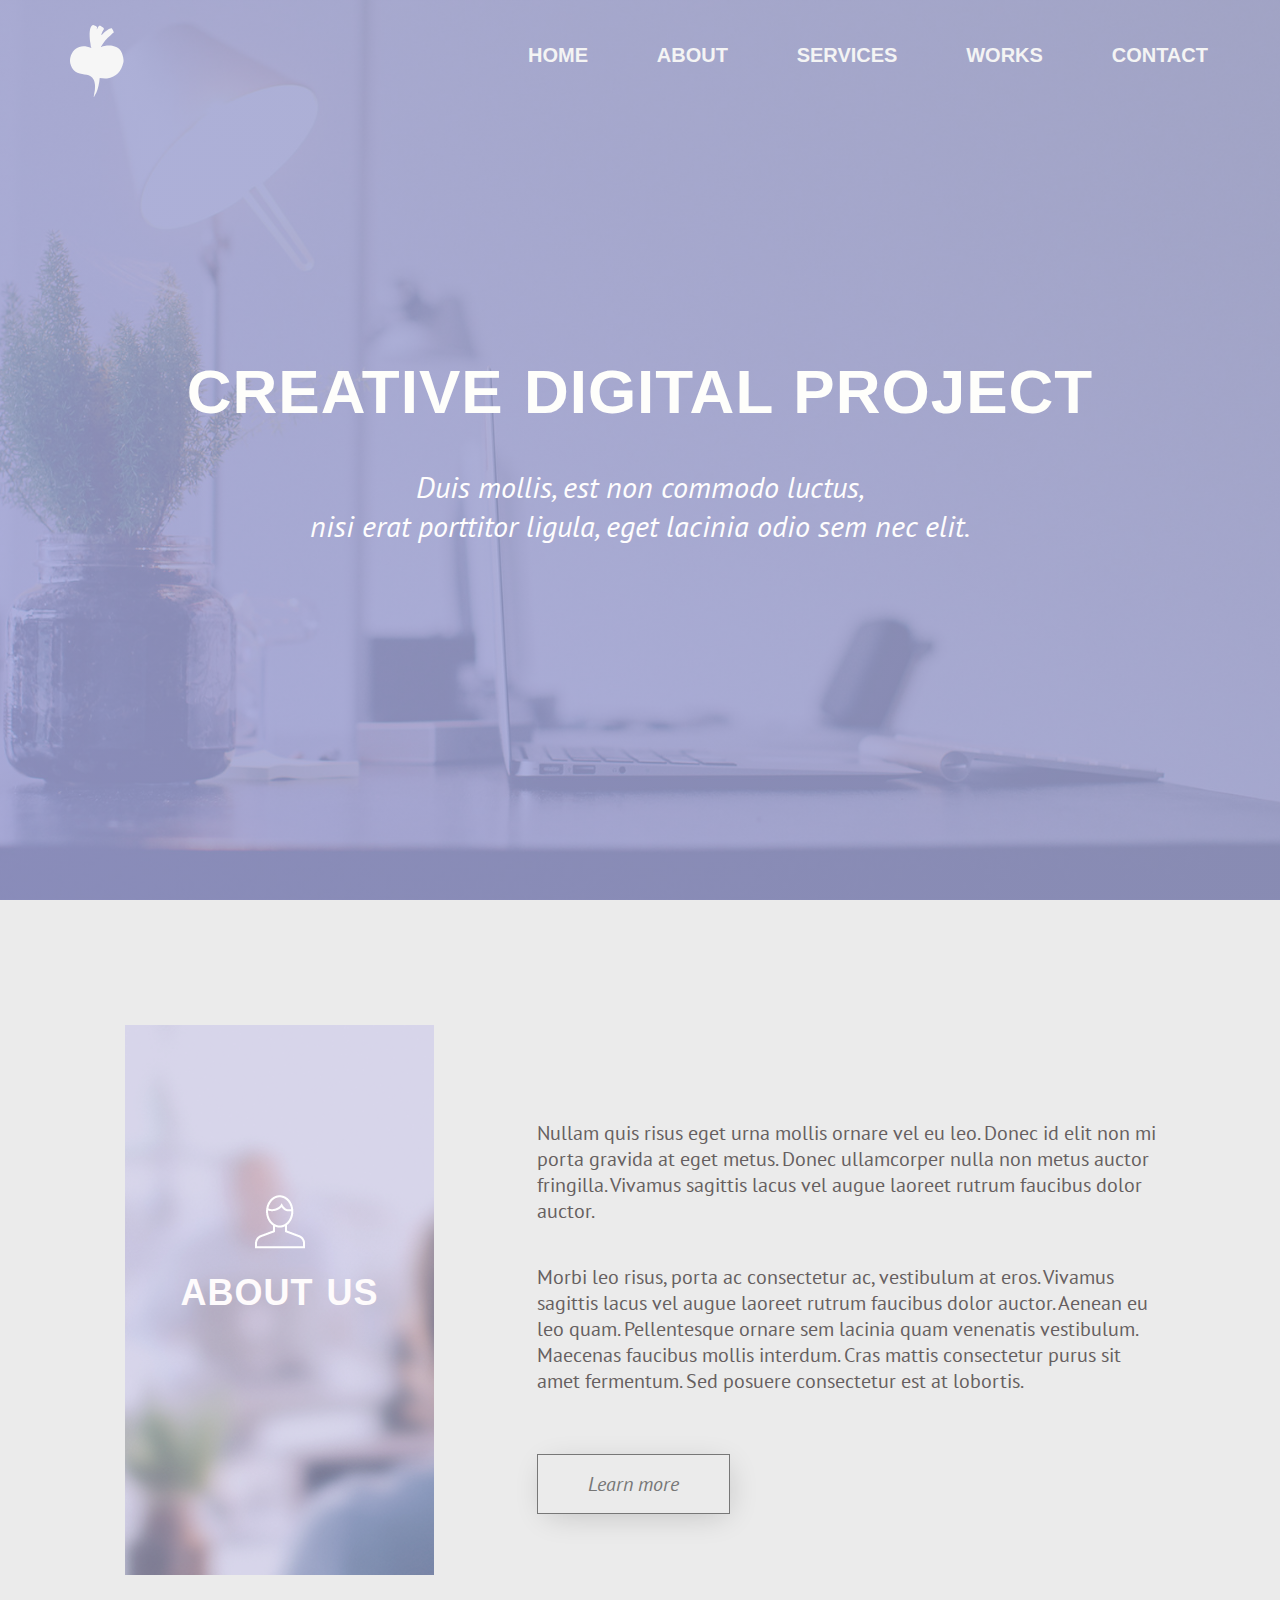
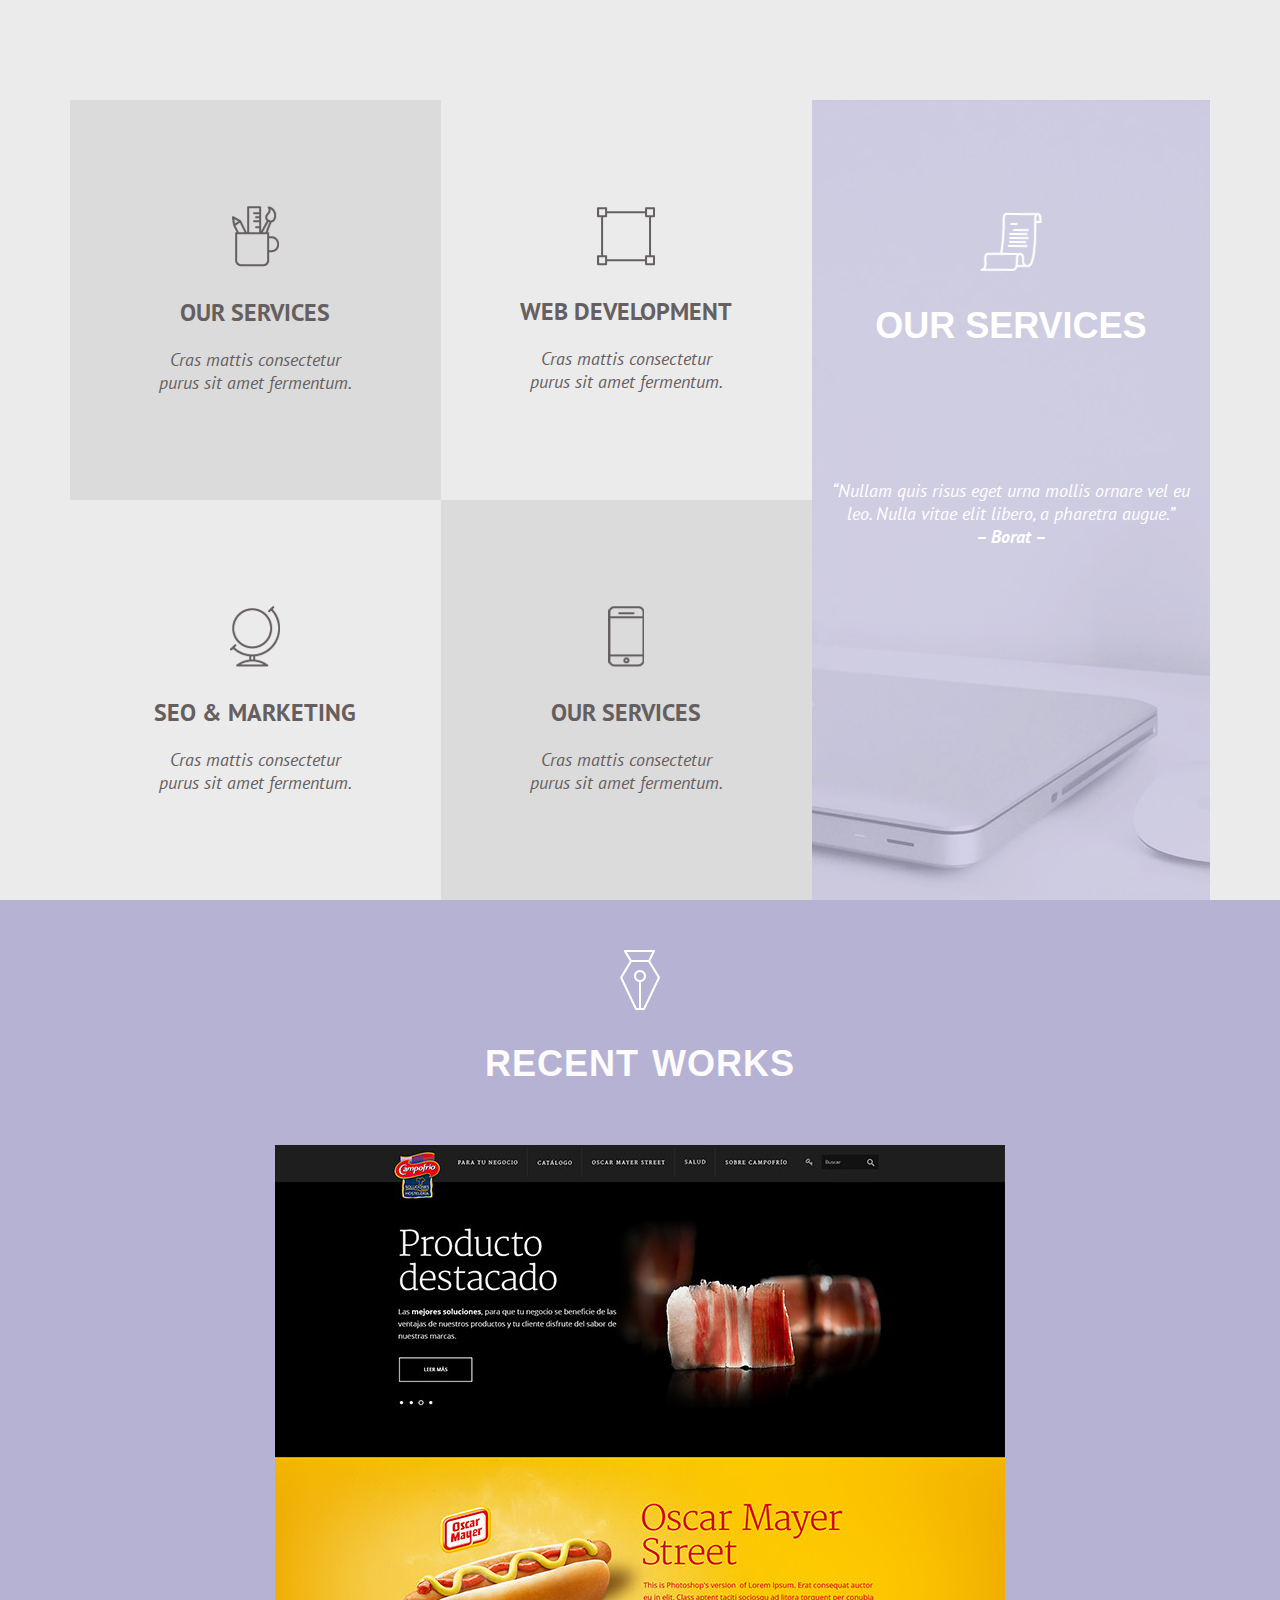
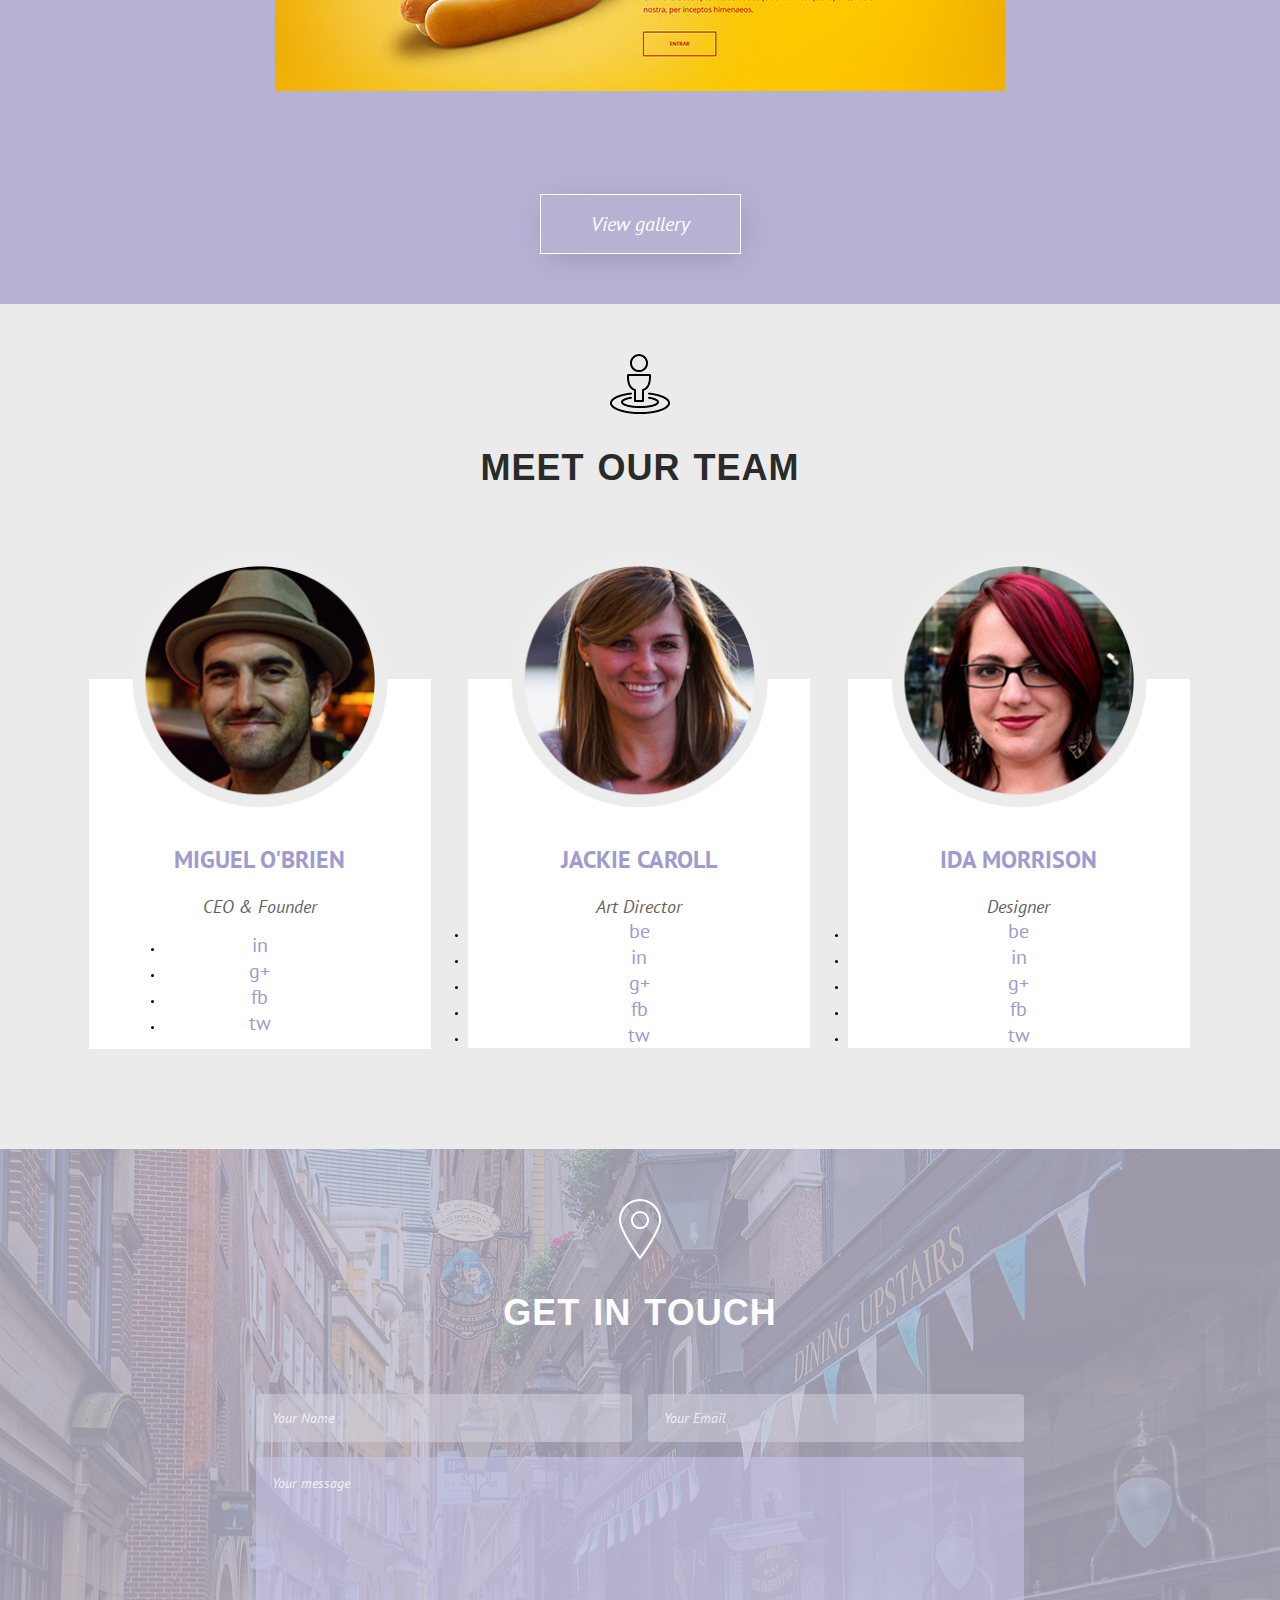
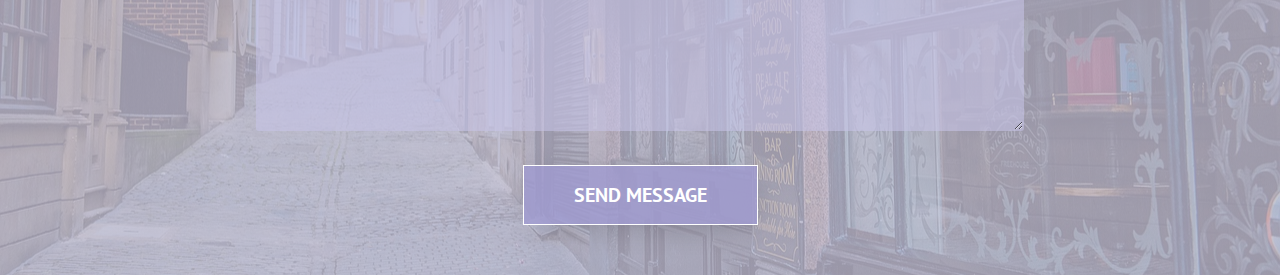
<file: 09_creative-decision/index.html>
<!DOCTYPE html>
<html lang="en">
<head>
	<meta charset="UTF-8">
	<link href="https://fonts.googleapis.com/css?family=PT+Sans:400,400i" rel="stylesheet">
	<link rel="stylesheet" type="text/css" href="css/main.css">
	<title>Creative Solution</title>
</head>
<body>
	<div class="main-content">
		<header class="header">
			<div class="container">
				<div class="header-wrap">
					<div class="header__left">
						<img src="img/logo.svg">	
					</div>
					<div class="header__right">
						<nav class="header-nav">
							<ul class="header__list">
								<li class="header__item"><a href="" class="header__link">Home</a></li>
								<li class="header__item"><a href="" class="header__link">About</a></li>
								<li class="header__item"><a href="" class="header__link">Services</a></li>
								<li class="header__item"><a href="" class="header__link">Works</a></li>
								<li class="header__item"><a href="" class="header__link">Contact</a></li>
							</ul>
						</nav>
					</div>
				</div>
			<div class="header__text-box">
				<h1 class="heading-primary">Creative digital project</h1>
				<p class="ph-primary"><span class="ph-primary--span">Duis mollis, est non commodo luctus,</span>
 nisi erat porttitor ligula, eget lacinia odio sem nec elit.
				</p>
		</div>
			</div>
		</header>
		<section class="section-about">
			<div class="container">
				<div class="about">
					<div class="about__left">
						<div class="about__img">
							<img src="img/about-logo.png" class="about__logo">
							<h2 class="heading-secondary">About us</h2>
						</div>
					</div>
					<div class="about__right">
						<div class="about__text">
							<p class="ph-about">Nullam quis risus eget urna mollis ornare vel eu leo. Donec id elit non mi porta gravida at eget metus. Donec ullamcorper nulla non metus auctor fringilla. Vivamus sagittis lacus vel augue laoreet rutrum faucibus dolor auctor.</p>
							<p class="ph-about">Morbi leo risus, porta ac consectetur ac, vestibulum at eros. Vivamus sagittis lacus vel augue laoreet rutrum faucibus dolor auctor. Aenean eu leo quam. Pellentesque ornare sem lacinia quam venenatis vestibulum. Maecenas faucibus mollis interdum. Cras mattis consectetur purus sit amet fermentum. Sed posuere consectetur est at lobortis.</p>
						</div>
						<a href="#" class="btn btn--grey">Learn more</a>
					</div>	
				</div>
			</div>
		</section>
		<section class="section-service">
			<div class="container">
				<div class="service">
					<div class="service__left">
						<div class="service__block service__block--dark">
							<img src="img/service-icon-1.png" class="service__img">
							<h4 class="heading-quaternary">Our services</h4>
							<p class="service-ph">Cras mattis consectetur purus sit amet fermentum.
							</p>
						</div>
						<div class="service__block">
							<img src="img/service-icon-2.png" class="service__img">
							<h4 class="heading-quaternary">Web development</h4>
							<p class="service-ph">Cras mattis consectetur purus sit amet fermentum.
							</p>
						</div>
						<div class="service__block">
							<img src="img/service-icon-3.png" class="service__img">
							<h4 class="heading-quaternary">Seo &amp; Marketing</h4>
							<p class="service-ph">Cras mattis consectetur purus sit amet fermentum.
							</p>
						</div>
						<div class="service__block service__block--dark">
							<img src="img/service-icon-4.png" class="service__img">
							<h4 class="heading-quaternary">Our services</h4>
							<p class="service-ph">Cras mattis consectetur purus sit amet fermentum.
							</p>
						</div>
					</div>
					<div class="service__right">
						<div class="service__column">
							<img src="img/service-icon-5.png" class="service__img">
							<h4 class="heading-quaternary heading-quaternary--white">Our services</h4>
							<p class="service-ph service-ph--white">&ldquo;Nullam quis risus eget urna mollis ornare vel eu leo. Nulla vitae elit libero, a pharetra augue.&rdquo;<span>&ndash; Borat &ndash;</span></p>	
						</div>
					</div>	
				</div>
			</div>
		</section>

		<section class="section-slide">
			<div class="container">
				<div class="heading-box">
					<img src="img/recent.png" class="slide__img md-bottom">
					<h2 class="heading-secondary big-bottom">Recent works</h2>
				</div>
				<div class="slider-box">
					<img src="img/slide-img.jpg" class="slider-box__img">
				</div>
				<div class="slide__btn">
					<a href="#" class="btn btn--white">View gallery</a>
				</div>
			</div>
		</section>	
		
		<section class="section-team">
			<div class="container">
				<div class="heading-box">
					<img src="img/team.png" class="slide__img md-bottom">
					<h2 class="heading-secondary heading-secondary--black">Meet our team</h2>
				</div>
				<div class="row">
					<div class="col col-1-of-3">
						<div class="team-box">
							<div class="team-box__img">
								<img src="img/miguel-face.png" class="team-img">
							</div>
							<h4 class="heading-quaternary heading-quaternary--purple ">Miguel O'brien</h4>
							<p class="service-ph">CEO &amp; Founder</p>
							<ul class="team__socials socials--first">
								<li class="team__social-item"><a href="#" class="socials__link">in</a></li>
								<li class="team__social-item"><a href="#" class="socials__link">g+</a></li>
								<li class="team__social-item"><a href="#" class="socials__link">fb</a></li>
								<li class="team__social-item"><a href="#" class="socials__link">tw</a></li>
							</ul>
						</div>
					</div>
					<div class="col span-1-of-3">
						<div class="team-box">
							<div class="team-box__img">
								<img src="img/ida-face.png" class="team-img">
							</div>
							<h4 class="heading-quaternary heading-quaternary--purple ">Jackie Caroll</h4>
							<p class="service-ph">Art Director</p>
							<ul class="team__socials">
								<li class="team__social-item"><a href="#" class="socials__link">be</a></li>
								<li class="team__social-item"><a href="#" class="socials__link">in</a></li>
								<li class="team__social-item"><a href="#" class="socials__link">g+</a></li>
								<li class="team__social-item"><a href="#" class="socials__link">fb</a></li>
								<li class="team__social-item"><a href="#" class="socials__link">tw</a></li>
							</ul>
						</div>
					</div>
					<div class="col span-1-of-3">
						<div class="team-box">
							<div class="team-box__img">
								<img src="img/jackie-face.png" class="team-img">
							</div>
							<h4 class="heading-quaternary heading-quaternary--purple ">Ida Morrison</h4>
							<p class="service-ph">Designer</p>
							<ul class="team__socials">
								<li class="team__social-item"><a href="#" class="socials__link">be</a></li>
								<li class="team__social-item"><a href="#" class="socials__link">in</a></li>
								<li class="team__social-item"><a href="#" class="socials__link">g+</a></li>
								<li class="team__social-item"><a href="#" class="socials__link">fb</a></li>
								<li class="team__social-item"><a href="#" class="socials__link">tw</a></li>
							</ul>
						</div>
					</div>
				</div>
			</div>
		</section>

		<section class="section-form">
			<div class="heading-box">
				<img src="img/touch.png" class="slide__img md-bottom">
				<h2 class="heading-secondary big-bottom">Get in touch</h2>
			</div>
			<form action="#" class="contact-form">
				<div class="row">
					<div class="row">
						<div class="span-1-of-2">
							<input type="text" name="name" id="name" placeholder="Your Name" required>
						</div>
						<div class="span-1-of-2">
							<input type="email" name="email" id="email" placeholder="Your Email" required>
						</div>
					</div>
					<div class="row">
						<textarea name="message" placeholder="Your message"></textarea>
					</div>
					<input type="submit" value="Send message" class="btn btn--form">
				</div>
			</form>
		</section>
	</div>
	<!-- <footer class="footer">
		<h4>Nikolay Gaidash</h4>
		<div class="rights">&copy; All rights reserved</div>
	</footer> -->
</body>
</html>
</file>
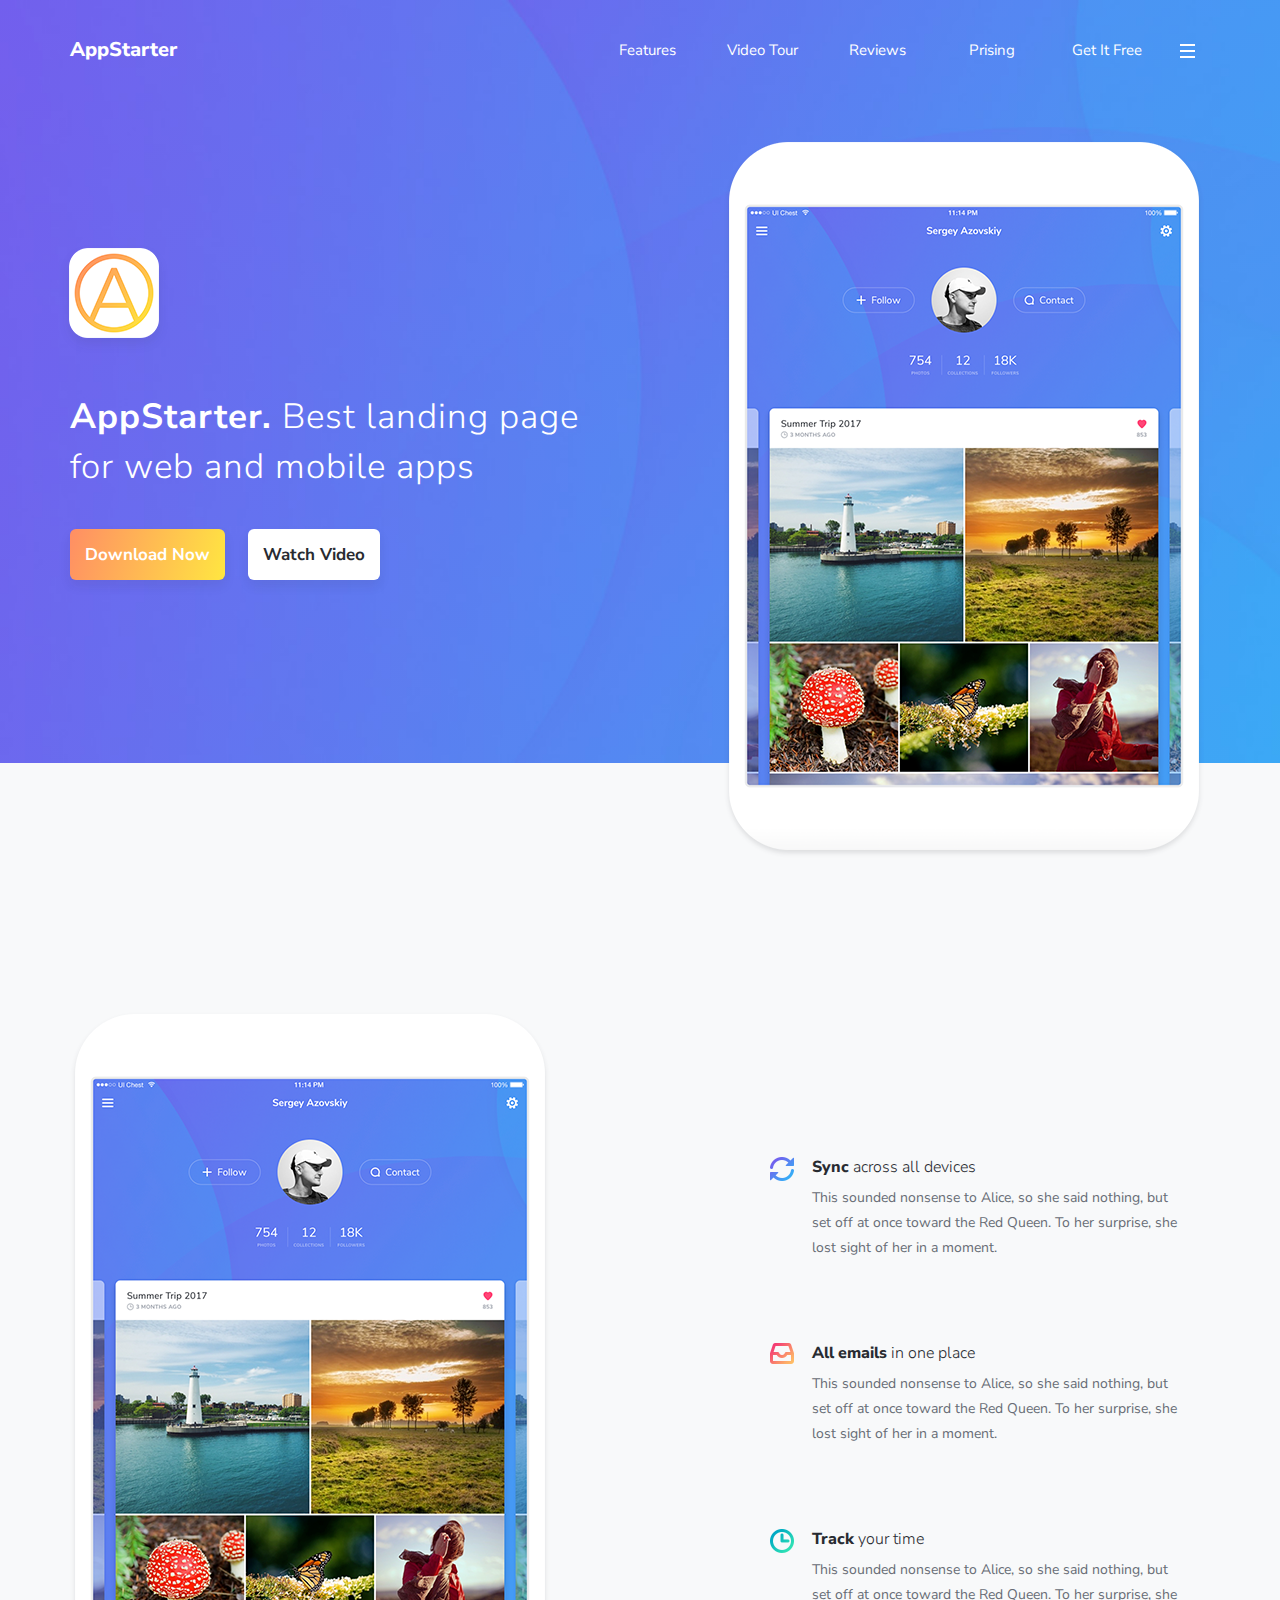
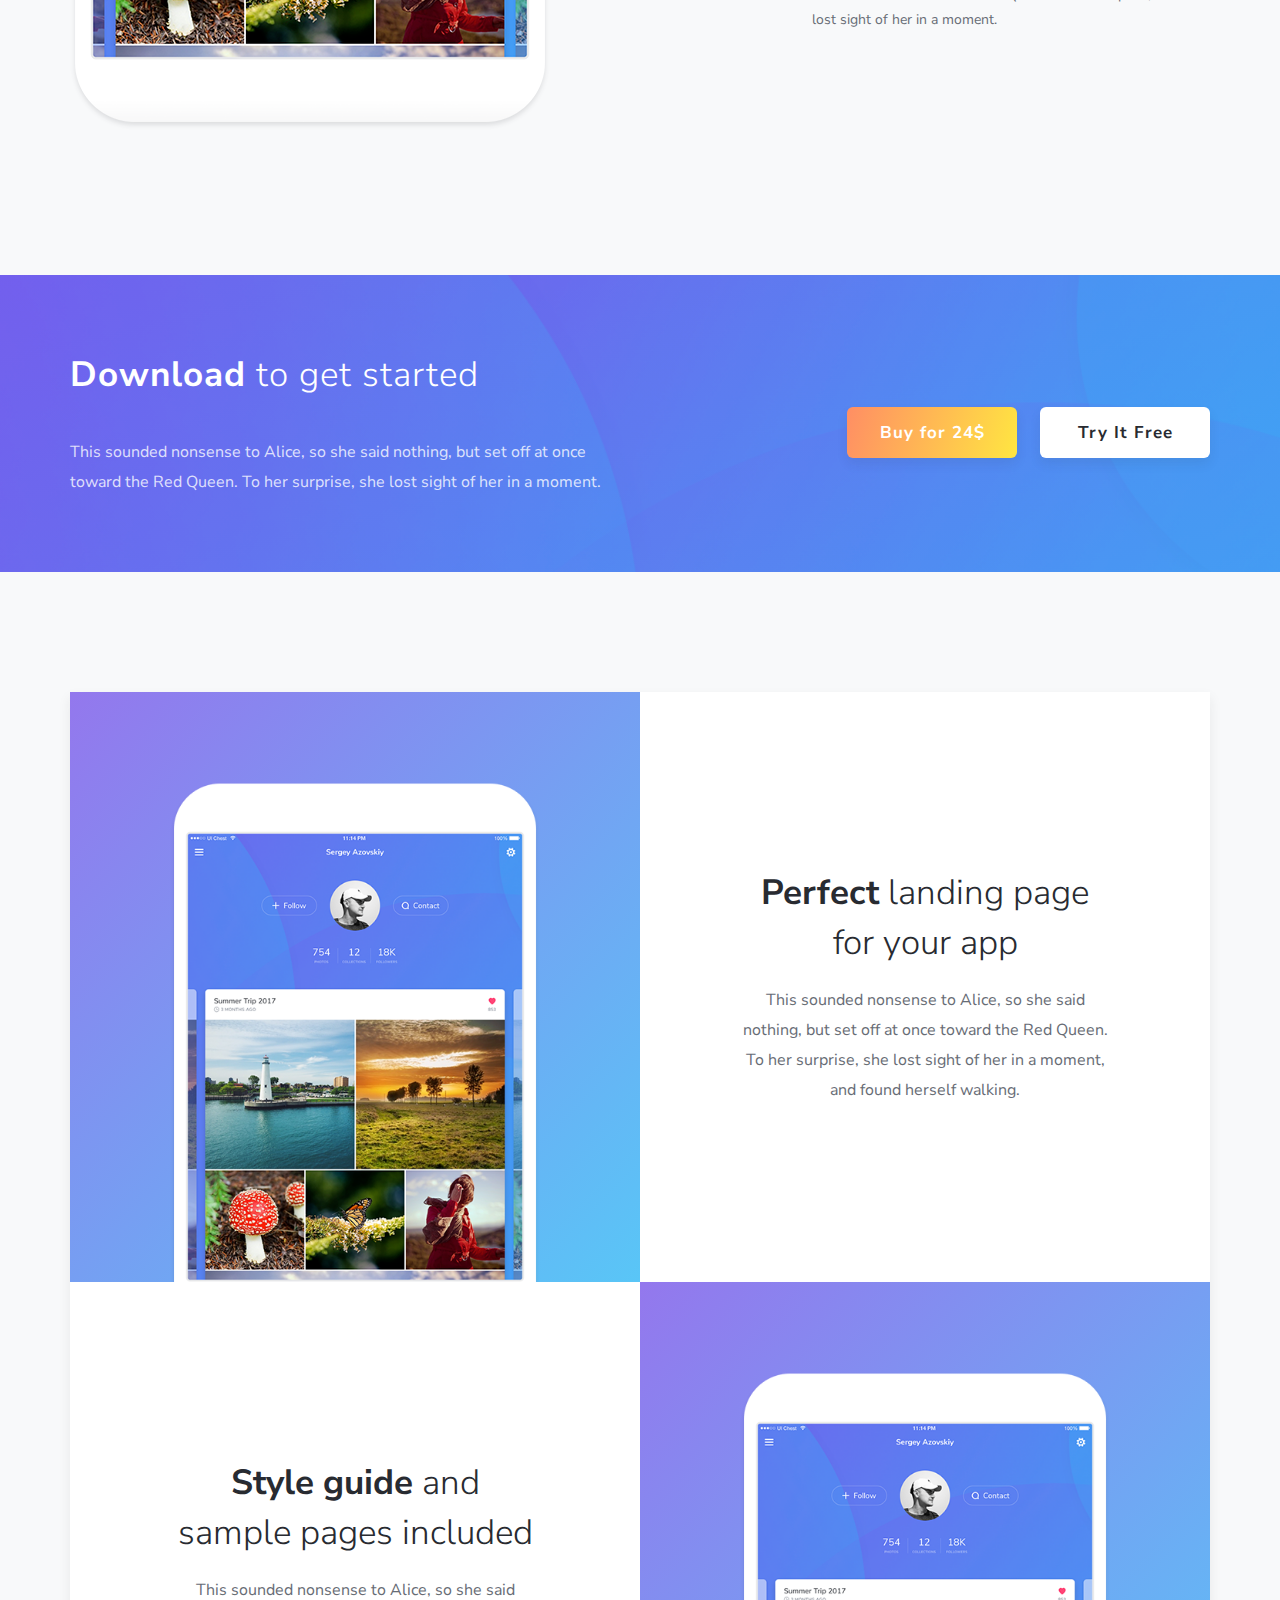
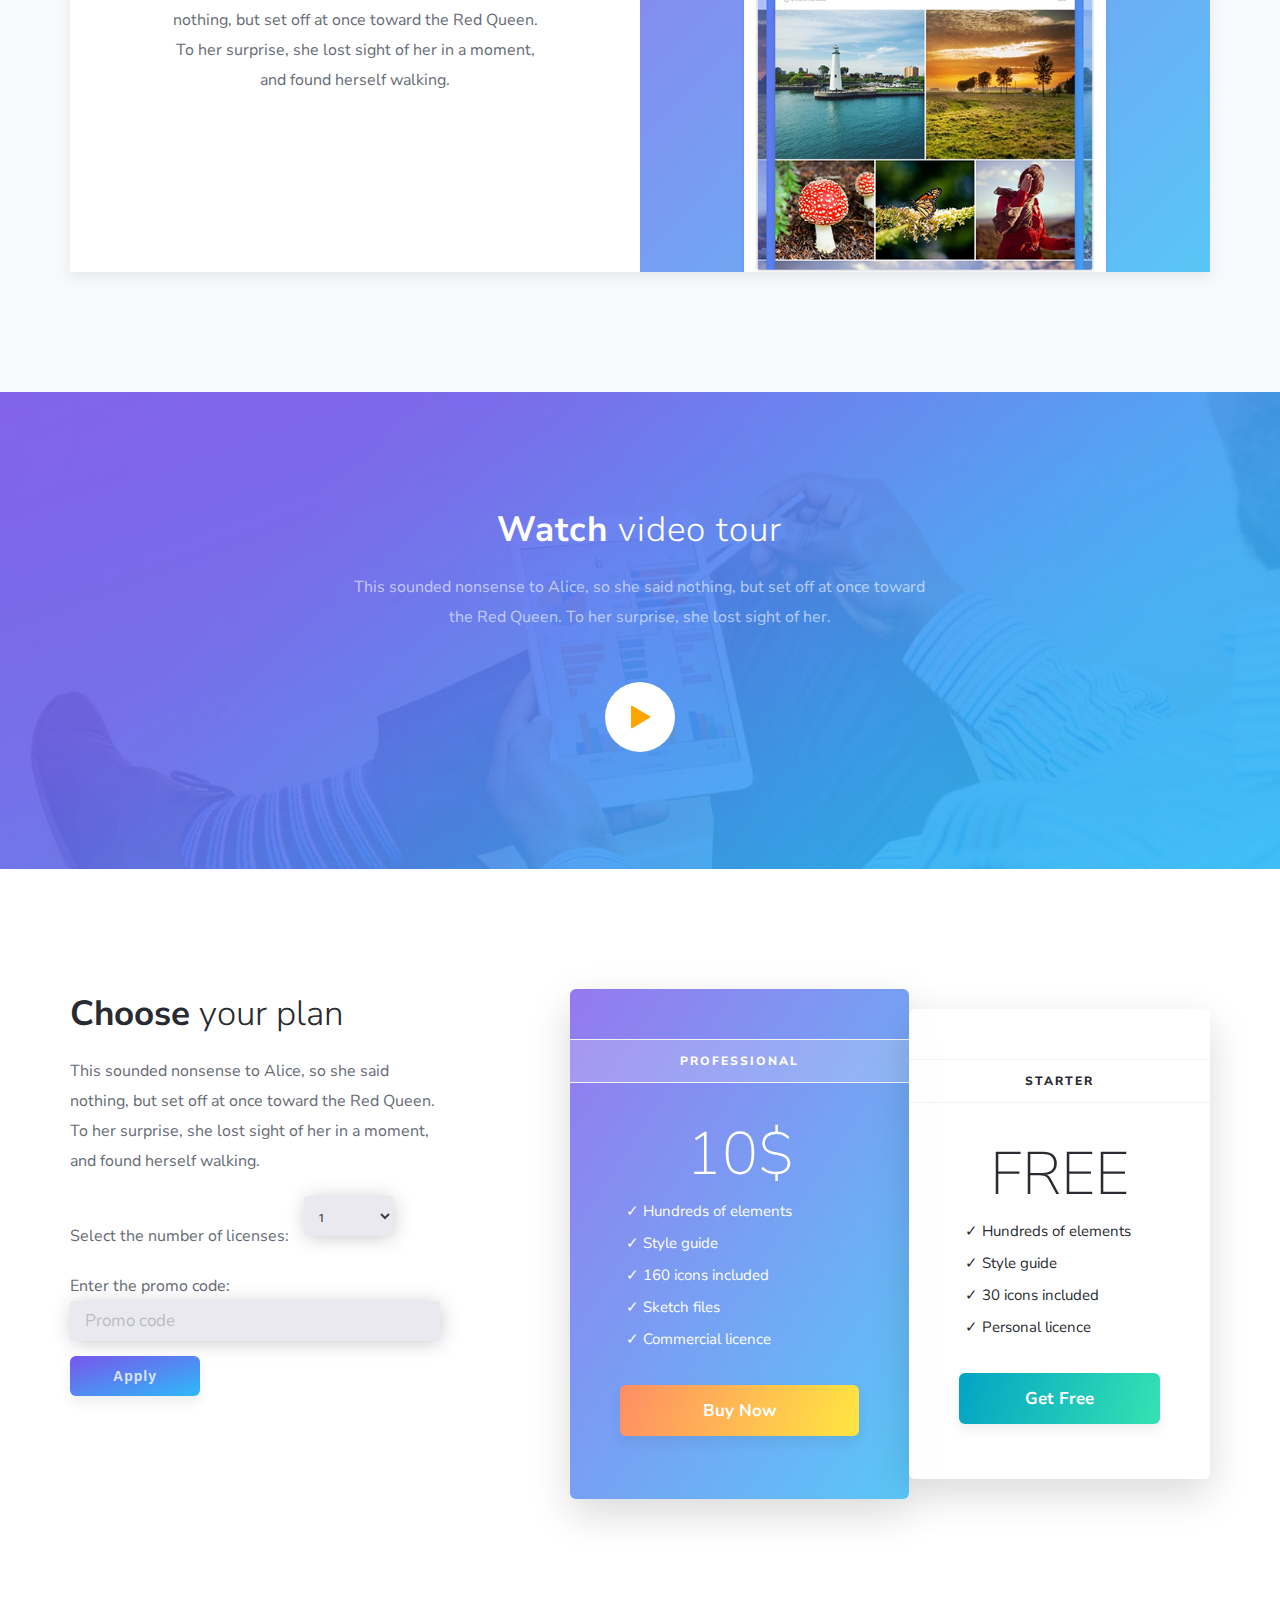
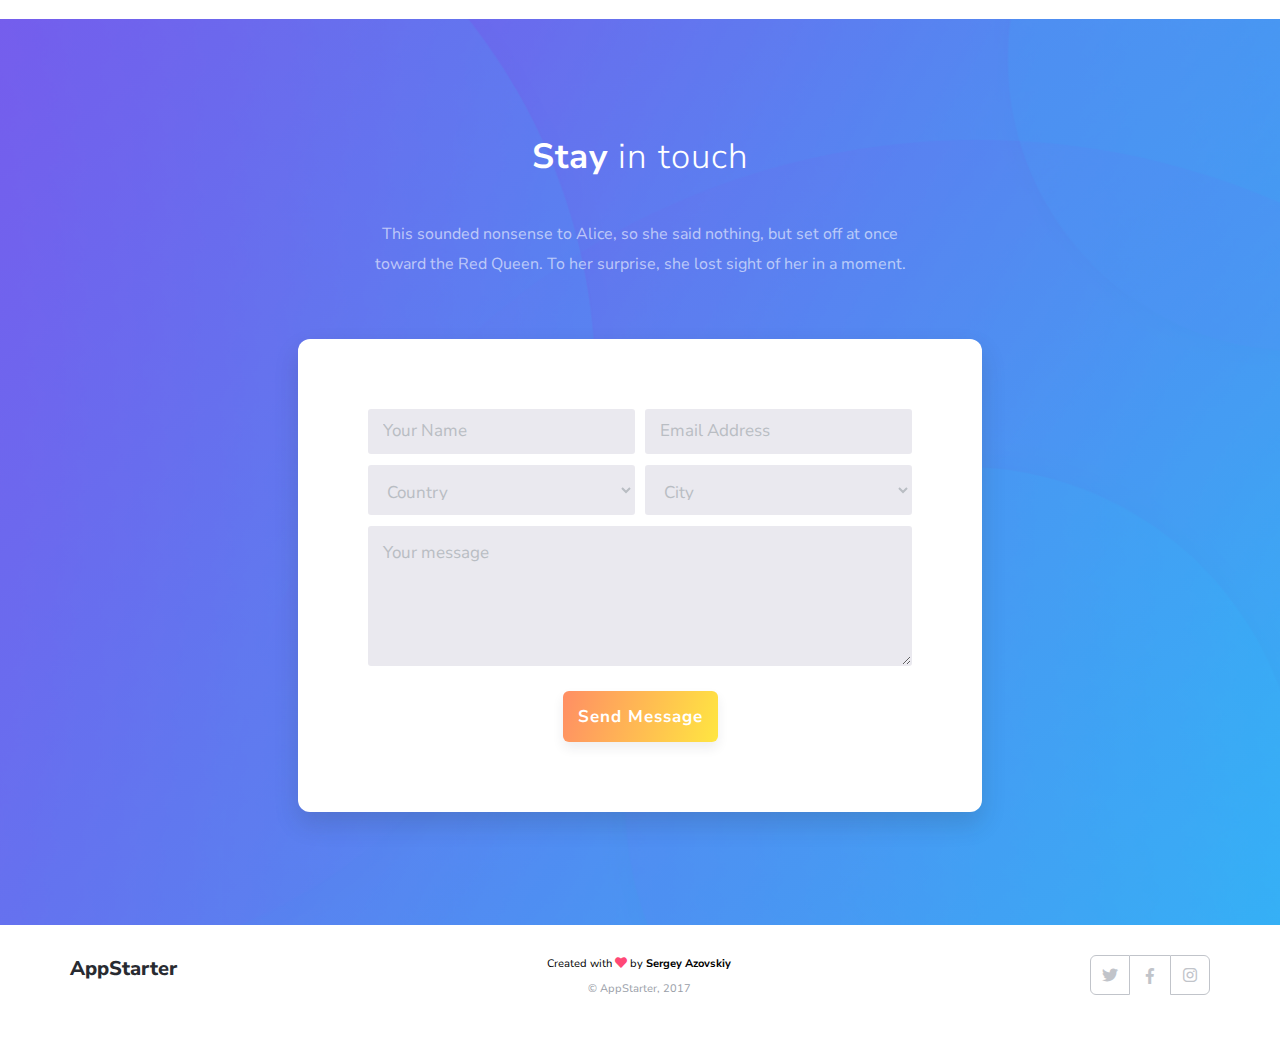
<file: appStarter/source/index.html>
<!doctype html>
<html lang="en">
<head>
    <meta charset="UTF-8">
    <meta name="viewport"
          content="width=device-width, user-scalable=no, initial-scale=1.0, maximum-scale=1.0, minimum-scale=1.0">
    <meta http-equiv="X-UA-Compatible" content="ie=edge">
    <link href="https://fonts.googleapis.com/css?family=Nunito+Sans:300,400,700,800" rel="stylesheet">
    <link rel="stylesheet" href="fonts/fontawesome/css/all.min.css">
    <link rel="stylesheet" href="scss/main.css">
    <title>Test</title>
</head>
<body>
<div class="main-content">
    <header class="header">
        <div class="container">
            <div class="header__top-box">
                <div class="header__left">
                    <div class="header__logo">
                        AppStarter
                    </div>
                </div>
                <div class="header__right">
                    <nav class="header__nav">
                        <ul class="header__list js--list">
                            <li class="header__item">
                                <a href="#" class="header__link">Features</a>
                            </li>
                            <li class="header__item">
                                <a href="#" class="header__link">Video Tour</a>
                            </li>
                            <li class="header__item">
                                <a href="#" class="header__link">Reviews</a>
                            </li>
                            <li class="header__item">
                                <a href="#" class="header__link">Prising</a>
                            </li>
                            <li class="header__item">
                                <a href="#" class="header__link">Get It Free</a>
                            </li>
                        </ul>
                        <div class="header__burger js--burger">
                            <div class="header__strip"></div>
                        </div>
                    </nav>
                </div>
            </div>
            <div class="header__text-box">
                <div class="header__text">
                    <div class="header__icon">
                        <img src="img/app-icon.png" alt="App Icon" class="header__img">
                    </div>
                    <h1 class="heading-primary">
                        <span class="heading-primary--bold">AppStarter.</span>
                        <span class="heading-primary--main">Best landing page for web and mobile apps</span>
                    </h1>
                    <a class="btn btn--orange">Download now</a>
                    <a class="btn btn--white">Watch video</a>
                </div>
                <div class="tablet">
                    <img src="img/tablet.png" class="tablet__img" alt="Tablet">
                </div>
            </div>
        </div>
    </header>

    <section class="section-about">
        <div class="container">
            <div class="about">
                <div class="about__left">
                    <div class="about-tablet">
                        <img src="img/tablet.png" class="tablet__img" alt="Tablet">
                    </div>
                </div>
                <div class="about__right">
                    <div class="about__right-wrap">
                        <div class="about-box">
                            <div class="about__icon">
                                <img src="img/reload-icon.png" class="about__img" alt="Reload icon">
                            </div>
                            <div class="about__desc">
                                <h4 class="heading-quaternary">
                                    <span class="heading-quaternary--bold">Sync</span>
                                    across all devices
                                </h4>
                                <p class="about-ph">This sounded nonsense to Alice, so she said nothing, but set off at
                                    once toward the Red Queen. To her surprise, she lost sight of her in a moment.</p>
                            </div>
                        </div>
                        <div class="about-box">
                            <div class="about__icon">
                                <img src="img/inbox-icon.png" class="about__img" alt="Reload icon">
                            </div>
                            <div class="about__desc">
                                <h4 class="heading-quaternary">
                                    <span class="heading-quaternary--bold">All emails</span>
                                    in one place
                                </h4>
                                <p class="about-ph">This sounded nonsense to Alice, so she said nothing, but set off at
                                    once toward the Red Queen. To her surprise, she lost sight of her in a moment.</p>
                            </div>
                        </div>
                        <div class="about-box">
                            <div class="about__icon">
                                <img src="img/clock-icon.png" class="about__img" alt="Reload icon">
                            </div>
                            <div class="about__desc">
                                <h4 class="heading-quaternary">
                                    <span class="heading-quaternary--bold">Track</span>
                                    your time
                                </h4>
                                <p class="about-ph">This sounded nonsense to Alice, so she said nothing, but set off at
                                    once toward the Red Queen. To her surprise, she lost sight of her in a moment.</p>
                            </div>
                        </div>
                    </div>
                </div>
            </div>
        </div>
    </section>

    <section class="section-download">
        <div class="container">
            <div class="download">
                <div class="download__left">
                    <h1 class="heading-primary">
                        <span class="heading-primary--bold">Download</span>
                        <span class="heading-primary--main">to get started</span>
                    </h1>
                    <p class="download-ph">
                        This sounded nonsense to Alice, so she said nothing, but set off at once toward the Red Queen.
                        To her surprise, she lost sight of her in a moment.
                    </p>
                </div>
                <div class="download__right">
                    <div class="download__btn-box">
                        <a class="btn btn--orange btn--buy">Buy for 24$</a>
                        <a class="btn btn--white btn--white-1">Try it free</a>
                    </div>
                </div>
            </div>
        </div>
    </section>

    <section class="section-chess">
        <div class="container">
            <div class="chess">
                <div class="chess__block">
                    <div class="chess__image-box">
                        <img src="img/tablet.png" class="chess__img" alt="tablet">
                    </div>
                </div>
                <div class="chess__block chess__block--grey">
                    <div class="chess__text-box">
                        <h1 class="heading-primary heading-primary--black">
                            <span class="heading-primary--bold">Perfect</span>
                            <span class="heading-primary--main"> landing page for your app</span>
                        </h1>
                        <p class="chess-ph">This sounded nonsense to Alice, so she said nothing, but set off at once
                            toward the Red Queen. To her surprise, she lost sight of her in a moment, and found herself
                            walking.</p>
                    </div>
                </div>
                <div class="chess__block chess__block--grey">
                    <div class="chess__text-box">
                        <h1 class="heading-primary heading-primary--black">
                            <span class="heading-primary--bold">Style guide</span>
                            <span class="heading-primary--main"> and sample pages included</span>
                        </h1>
                        <p class="chess-ph">This sounded nonsense to Alice, so she said nothing, but set off at once
                            toward the Red Queen. To her surprise, she lost sight of her in a moment, and found herself
                            walking.</p>
                    </div>
                </div>
                <div class="chess__block">
                    <div class="chess__image-box">
                        <img src="img/tablet.png" class="chess__img" alt="tablet">
                    </div>
                </div>
            </div>
        </div>
    </section>

    <section class="section-video">
        <div class="container">
            <div class="video">
                <div class="video__text-box">
                    <h1 class="heading-primary">
                        <span class="heading-primary--bold">Watch</span>
                        <span class="heading-primary--main"> video tour</span>
                    </h1>
                    <p class="video-ph">This sounded nonsense to Alice, so she said nothing, but set off at once toward
                        the Red Queen. To her surprise, she lost sight of her.</p>
                </div>
                <div class="video__button-box">
                    <a href="#" class="video__icon"></a>
                </div>
            </div>
        </div>
    </section>

    <section class="section-card">
        <div class="container">
            <div class="card">
                <div class="card__left">
                    <div class="card__text-box">
                        <h1 class="heading-primary heading-primary--black">
                            <span class="heading-primary--bold">Choose</span>
                            <span class="heading-primary--main"> your plan</span>
                        </h1>
                        <p class="chess-ph card-ph">This sounded nonsense to Alice, so she said nothing, but set off at
                            once toward the Red Queen. To her surprise, she lost sight of her in a moment, and found
                            herself walking.</p>
                        <form action="#" class="card-form">
                            <div class="card-form__group">
                                <label for="select" class="card-form__label">Select the number of licenses:</label>
                                <select name="number" size="1" id="select" class="card-form__select">
                                    <option value="1">1</option>
                                    <option value="2">2</option>
                                    <option value="3">3</option>
                                </select>
                            </div>
                            <div class="card-form__group">
                                <label for="name" class="card-form__label card-form__label--block">Enter the promo
                                    code:
                                </label>
                                <input type="text" class="card-form__input" placeholder="Promo code" id="name" required>
                                <button class="btn btn--blue">
                                    Apply
                                </button>
                            </div>
                        </form>
                    </div>
                </div>
                <div class="card__right">
                    <div class="card__wrap">
                        <div class="card__side">
                            <h4 class="card__heading">
                                Professional
                            </h4>
                            <div class="card__half">
                                <p class="card__price-value">10$</p>
                                <div class="card__details">
                                    <ul>
                                        <li><span>&#10003;&nbsp;</span>Hundreds of elements</li>
                                        <li><span>&#10003;&nbsp;</span>Style guide</li>
                                        <li><span>&#10003;&nbsp;</span>160 icons included</li>
                                        <li><span>&#10003;&nbsp;</span>Sketch files</li>
                                        <li><span>&#10003;&nbsp;</span>Commercial licence</li>
                                    </ul>
                                </div>
                                <a href="#" class="btn btn--orange btn--orange-wide">Buy now</a>
                            </div>
                        </div>
                        <div class="card__side card__side--white">
                            <h4 class="card__heading">
                                Starter
                            </h4>
                            <div class="card__half">
                                <p class="card__price-value">FREE</p>
                                <div class="card__details">
                                    <ul>
                                        <li><span>&#10003;&nbsp;</span>Hundreds of elements</li>
                                        <li><span>&#10003;&nbsp;</span>Style guide</li>
                                        <li><span>&#10003;&nbsp;</span>30 icons included</li>
                                        <li><span>&#10003;&nbsp;</span>Personal licence</li>
                                    </ul>
                                </div>
                                <a href="#" class="btn btn--green">Get free</a>
                            </div>
                        </div>
                    </div>
                </div>
            </div>
        </div>
    </section>

    <section class="section-form">
        <div class="container">
            <div class="form__text-box">
                <h1 class="heading-primary">
                    <span class="heading-primary--bold">Stay</span>
                    <span class="heading-primary--main"> in touch</span>
                </h1>
                <p class="video-ph">This sounded nonsense to Alice, so she said nothing, but set off at once toward the Red Queen. To her surprise, she lost sight of her in a moment.</p>
            </div>
            <form action="#" class="contact-form">
                <div class="row">
                    <div class="row">
                        <div class="span-1-of-2">
                            <input type="text" name="name" id="name-2" placeholder="Your Name" required>
                        </div>
                        <div class="span-1-of-2">
                            <input type="email" name="email" id="email" placeholder="Email Address" required>
                        </div>
                    </div>
                    <div class="row">
                        <div class="span-1-of-2">
                            <select name="number" size="1" id="select-1" class="form__select">
                                <option value="Country">Country</option>
                                <option value="Germany">Germany</option>
                                <option value="Italy">Italy</option>
                                <option value="Ukraine">Ukraine</option>
                                <option value="USA">USA</option>
                            </select>
                        </div>
                        <div class="span-1-of-2">
                            <select name="number" size="1" id="select-2" class="form__select">
                                <option value="City">City</option>
                                <option value="Berlin">Berlin</option>
                                <option value="Milano">Milano</option>
                                <option value="Kiev">Kiev</option>
                                <option value="Washington">Washington</option>
                            </select>
                        </div>
                    </div>
                    <div class="row">
                        <textarea name="message" placeholder="Your message"></textarea>
                    </div>
                    <input type="submit" value="Send message" class="btn btn--orange">
                </div>
            </form>
        </div>
    </section>
</div>
<footer class="footer">
    <div class="container">
        <div class="footer__wrap">
            <div class="footer__logo">
                AppStarter
            </div>
            <div class="footer__desc">
                <p class="footer-ph">Created with&nbsp;<span class="social__icon--heart"><i class="fas fa-heart"></i></span>&nbsp;by&nbsp;<span class="footer__name">Sergey Azovskiy</span></p>
                <div class="footer__copy">&copy;&nbsp;AppStarter, 2017</div>
            </div>
            <div class="footer__social">
                <ul class="social">
                    <li class="social__item social__item--1">
                        <a href="#" class="social__link"><i class="fab fa-twitter social__icon"></i></a>
                    </li>
                    <li class="social__item social__item--2">
                        <a href="#" class="social__link"><i class="fab fa-facebook-f social__icon"></i></a>
                    </li>
                    <li class="social__item social__item--3">
                        <a href="#" class="social__link"><i class="fab fa-instagram social__icon"></i></a>
                    </li>
                </ul>
            </div>
        </div>
    </div>
</footer>
<script src="js/jquery-3.3.1.min.js"></script>
<script src="js/main.js"></script>
</body>
</html>
</file>
<file: 09_creative-decision/css/main.css>
/*ANIMATION*/
/*webkit-keyframes reveal {
    from { opacity: 0; }
      to { opacity: 1; }
}
.inline.anim:hover b {-webkit-animation: reveal 1s;}

*/

@font-face {
	font-family: 'Proxima Nova', sans-serif;
	src: url('../fonts/ProximaNova-Bold.eot');
	src: url('../fonts/ProximaNova-Bold.eot?iefix') format('eot'),
	url('../fonts/ProximaNova-Bold.woff') format('woff'),
	url('../fonts/ProximaNova-Bold.ttf') format('truetype'),
	font-weight: normal;
	font-style: normal;
}

/*@font-face {
  font-family: "linea-arrows-10";
  src:url("../vendors/linea_arrows/fonts/linea-arrows-10.eot");
  src:url("../vendors/linea_arrows/fonts/linea-arrows-10.eot?#iefix") format("embedded-opentype"),
    url("../vendors/linea_arrows/fonts//linea-arrows-10.woff") format("woff"),
    url("../vendors/linea_arrows/fonts//linea-arrows-10.ttf") format("truetype"),
    url("../vendors/linea_arrows/fonts//linea-arrows-10.svg#linea-arrows-10") format("svg");
  font-weight: normal;
  font-style: normal;

}*/

* {
	margin: 0;
	padding: 0;
	box-sizing: border-box;
}

html {
	color: #000;
	font-family: 'PT Sans', 'Arial', sans-serif;
	font-weight: 400;
	font-size: 62.5%;
}

body {
	overflow-x: hidden; 	
}



.main-content {
	overflow-x: hidden; 
}

.clearfix:after {
	content: "";
	clear: both;
	display: block;
	height: 0;
	visibility: hidden;
}

/*---------REUSABLE COMPONENT-----------*/

.container {
	max-width: 1140px;
	margin: 0 auto;
}

section {
	padding: 8rem 0;
}


/*---------HEADINGS-----------*/

h1, h2 {
	letter-spacing: 1px;
	text-transform: uppercase;
	
}

h2 {
	font-size: 140%;
	word-spacing: 2px;
	text-align: center;
	margin-bottom: 30px;
	font-family: 'Oxygen', sans-serif;
}

h3 {
	margin-bottom: 15px;
	font-size: 90%;
	text-transform: uppercase;
	font-weight: 300;
}

a {
	text-decoration: none;
}

/*----------TYPOGRAPHY------------*/
h1, h2, h3, h4, h5, h6 {
	text-transform: uppercase;
}

.heading-primary {
	margin: 0 auto;
	font-size: 6.2rem;
	word-spacing: .2rem;
	font-family: 'Proxima Nova', sans-serif;
	font-weight: bold;
	color: rgb(254,254,251);
	margin-bottom: 4rem;
}

.heading-secondary {
	font: 700 3.6rem 'Proxima Nova', sans-serif;
	color: rgb(254,251,252);
}

.ph-primary {
	color: rgb(254,253,253);
	font-size: 3rem;
	font-family: 'PT Sans', sans-serif;
	font-style: italic;
}

.ph-primary--span {
	display: block;
}

/*---------HEADER-----------*/
.header {
	background-image: linear-gradient(to right top, rgba(160,165,218, 0.7), rgba(158,164,200, 0.7)), url('../img/header-bg.jpg');
	background-size: cover;
	background-position: center;
	height: 100vh;
	padding-top: 2.5rem;	
}

.header__text-box {
	text-align: center;
	position: absolute;
	width: 1140px;
	top: 50%;
	left: 50%;
	transform: translate(-50%, -50%);
}
.header-wrap:after {
	content: "";
	clear: both;
	display: block;
	height: 0;
	visibility: hidden;
}

.header__left {
	float: left;
	width: 40%;
}
.header__right {
	float: right;
	width: 60%;
	height: 7.4rem;
}

.header-nav {
	height: 100%;
	width: 100%;	
}

.header__list {
	text-transform: uppercase;
	font-size: 2rem;
	line-height: 6rem;
	color: #fff;
	font-family: 'Proxima Nova', sans-serif;
	font-weight: bold;
	display: -webkit-flex;
		display: -moz-flex;
		display: -ms-flex;
		display: -o-flex;
		display: flex;
	justify-content: space-between;
}

.header__item {
	display: inline-block;
	vertical-align: middle;
}

.header__link {
	display: inline-block;
	line-height: 3rem;
	color: #f4f4f4;
	padding: 2px;
	border-bottom: 1px solid transparent;
	transition: all .2s;
}

.header__link:hover {
	border-bottom: 1px solid #ebebeb;
	transform: rotate(2deg) scale(0.95);
	color: #ececec;
} 

.header__text-box {
	text-align: center;
	position: absolute;
	top: 50%;
	left: 50%;
	transform: translate(-50%, -50%);
}


/***--------------*ABOUT*-------------***/
.section-about {
	padding: 12.5rem;
	background-color: #ebebeb;
}
.about__left {
	float: left;
	background-color: #ccc9e4;
	width: 30%;
	height: 55rem;
	margin-right: 10%;
}

.about__right {
	float: left;
	width: 60%;
}

.about::after {
	content: "";
	clear: both;
	display: block;
}

.about__img {
	text-align: center;
	padding-top: 17rem;
	width: 100%;
	height: 100%;
	background-image: linear-gradient(to bottom, rgba(255, 255, 255, 0.2), rgba(255, 255, 255, 0.2)), url('../img/about.png');
	background-size: cover;
	transition: background-image 1s;
}

.about__img:hover {
    background-image: -webkit-linear-gradient(rgba(255, 255, 255, 0.1), rgba(255, 255, 255, 0.1)), url('../img/about.png');
    background-image: -o-linear-gradient(rgba(255, 255, 255, 0.1), rgba(255, 255, 255, 0.1)), url('../img/about.png');
    background-image: linear-gradient(rgba(255, 255, 255, 0.1), rgba(255, 255, 255, 0.1)), url('../img/about.png');
	background-size: cover;
}

.about__logo {
	margin-bottom: 2rem;
}

.about__text {
	width: 62.8rem;
	margin-top: 9.5rem;
	margin-bottom: 6rem;
}

.ph-about {
	color: rgb(102,95,96);
	font: 400 2rem 'PT Sans', sans-serif;
}

.ph-about:first-child {
	margin-bottom: 4rem;
}

.ph-about:last-child {
	
}

.btn,
.btn:link,
.btn:visited {
	text-align: center;
	font: 400 2rem 'PT Sans', sans-serif;
	color: #777;
	font-style: italic;
	padding: 1.6rem 5rem;
	border: 1px solid #777;
	-webkit-box-shadow: 3px 6px 32px -7px rgba(0,0,0,0.2);
	-moz-box-shadow: 3px 6px 32px -7px rgba(0,0,0,0.2);
	box-shadow: 3px 6px 32px -7px rgba(0,0,0,0.2);
	transition: all .2s;
}

.btn:hover {
	-webkit-box-shadow: 3px 6px 32px -7px rgba(0,0,0,0.4);
	-moz-box-shadow: 3px 6px 32px -7px rgba(0,0,0,0.4);
	box-shadow: 3px 6px 32px -7px rgba(0,0,0,0.4);
}

.btn:active {
	transform: translateY(-2px);
	border: 1px solid #777;
	color: #777;
	-webkit-box-shadow: 3px 6px 32px -7px rgba(0,0,0,0.2);
	-moz-box-shadow: 3px 6px 32px -7px rgba(0,0,0,0.2);
	box-shadow: 3px 6px 32px -7px rgba(0,0,0,0.2);
}

.btn--grey {
	display: inline-block;
	margin: 0 auto;
	color: rgb(125,122,124);
	border: 1px solid #7d7a7c;
}

/*----------------------------*/
/*------------SERVICE----------------*/
/*---------------------------*/

.section-service {
	background-color: #ebebeb;
	padding: 0;
}

.service {
	width: 100%;
	height: 80rem;
}

.service__left {
	float: left;
	width: 65.06%;
	height: 100%;
}

.service__right {
	float: left;
	width: 34.94%;
	height: 100%;
}

.service__block {
	width: 50%;
	height: 50%;
	padding: 0 6rem;
	text-align: center;
	background-color: #ebebeb;
	float: left;
	display: -webkit-flex;
		display: -moz-flex;
		display: -ms-flex;
		display: -o-flex;
		display: flex;
	flex-direction: column;
	justify-content: center;
	align-items: center;	
}

.service__block--dark {
	background-color: #dbdbdb;
}

.service__column {
	display: inline-block;
	width: 100%;
	height: 100%;
	padding: 0 1.5em;
	background-image: linear-gradient(rgba(255,255,255, .2), rgba(255,255,255, .2)), url("../img/service-bg.jpg");
	background-size: cover;
	transition: all .3s;
	text-align: center;
	padding-top: 11.2rem;
}

.service__column:hover {
	background-image: linear-gradient(rgba(255,255,255, .1), rgba(255,255,255, .1)), url("../img/service-bg.jpg");
}

.service-ph {
	font: 1.8rem 'PT Sans', sans-serif;
	font-style: italic;
	color: rgb(102,95,96);
	width: 80%;
}

.service-ph--white {
	color: #fff;
	width: 100%;
}

.service-ph--white span {
	display: block;
	font-weight: bold;
}

.heading-quaternary {
	font: 700 2.4rem 'PT Sans', sans-serif;
	color: rgb(102,95,96);
	margin-bottom: 2rem;
}

.heading-quaternary--white {
	font: 700 3.6rem 'Proxima Nova', sans-serif;
	color: #fff;
	padding-bottom: 11.2rem;
}

.service__img {
	margin-bottom: 3rem;
}

/*----------------------------*/
/*------------SLIDE----------------*/
/*---------------------------*/

.section-slide {
	padding: 5rem 0;
	background-color: #b5b2d3;
}

.heading-box, .slider-box {
	text-align: center;
}

.slider-box__wrap {
	width: 100%;
	
}

.slider-box {
	width: 80%;
	margin: 0 auto;
	margin-bottom: 10rem;
}

.slider__img {
	width: 64%;
}

/*Slick-slider options*/

.slick-prev, .slick-next {
    top: 40%;
}

.slick-prev {
    left: 10rem;
}

.slick-next {
    right: 12rem;
}

.slick-dots {
	bottom: 5rem;
}

.slick-dots li.slick-active button:before {
    opacity: .6;
    color: white;
}

.slick-dots li button:before {
    font-size: 1.2rem
}

.slick-prev:before, .slick-next:before {
    font-family: 'slick';
    font-size: 3.5rem;
    line-height: 1;
    opacity: .65;
    color: #fff;
    -webkit-font-smoothing: antialiased;
    -moz-osx-font-smoothing: grayscale;
}

.slick-slide img {
	display: inline-block;
}

.slide__btn {
	display: flex;
    justify-content: center;
}

.btn--white:link,
.btn--white:visited {
	display: inline-block;
	text-align: center;
	color: #fff;
	border: 1px solid #fff;
}

.btn--white:hover {
	-webkit-box-shadow: 3px 6px 32px -7px rgba(255,255,255,0.4);
	-moz-box-shadow: 3px 6px 32px -7px rgba(255,255,255,0.4);
	box-shadow: 3px 6px 32px -7px rgba(255,255,255,0.4);
}

.md-bottom {
	margin-bottom: 3rem;
}

.big-bottom {
	margin-bottom: 6rem;
}



/*----------------------------*/
/*------------TEAM----------------*/
/*---------------------------*/

.section-team {
	padding: 5rem 0 10rem 0;
	background-color: #ebebeb;
}

.heading-secondary--black {
	color: #2a2a2a;
	margin-bottom: 19rem;	
}

.socials__list {
	background-color: #9f9acf;
	padding: 4% 16%;
	display: -webkit-flex;
	display: -moz-flex;
	display: -ms-flex;
	display: -o-flex;
	display: flex;
	justify-content: space-between;
	margin-top: 5rem;
}

.social__item {
	padding: 0;
	margin: 0;
	position: relative;
	display: inline-block;
	width: 3rem;
	height: 3rem;
	border-radius: 50%;
	background-color: #ebebeb;
	transition: all .2s;
}

.social__item:hover {
	background-color: rgba(255, 255, 255, .7);
}

.social__item:hover .fab {
	color: #ccc;
} 

.socials__link {
	text-decoration: none;
	font-size: 2rem;
	color: #9f9acf;
}

.fab {
	font-size: 160%;
    color: #9f9acf;
    position: absolute;
    top: 50%;
    left: 50%;
    transform: translate(-50%, -50%);
}

.socials--first {
	padding: 4% 22%;
}

.heading-quaternary--purple {
	color: #9f9acf;
	margin-top: 3.5rem;
	transition: all .3s;
}

.section-team > .heading-box {
	margin-bottom: 19rem;
} 

.team-box {
	width: 100%;
	text-align: center;
	display: inline-block;
	background-color: #fff;
	transition: all .3s;	
}

.team-box:hover {
	-webkit-box-shadow: 0 2rem 4rem rgba(0,0,0, .2);
	-moz-box-shadow: 0 2rem 4rem rgba(0,0,0, .2);
	box-shadow: 0 2rem 4rem rgba(0,0,0, .2);
}

.team-box:hover .heading-quaternary--purple {
	transform: scale(1.05);
	-webkit-text-shadow: 0 1rem 2rem rgba(159,154,207, .4);
	-moz-text-shadow: 0 1rem 2rem rgba(159,154,207, .4);
	text-shadow: 0 1rem 2rem rgba(159,154,207, .4);
}

.team-box__img {
	width: 100%;
    height: 13rem;
    position: relative;
}

.team-img {
	width: 75%;
	position: absolute;
	top: 50%;
	left: 50%;
	transform: translate(-50%, -75%);
}

.team-box > .service-ph {
	margin: 0 auto;
}

.row {
	width: 100%;
	margin: 0 auto; 
}

.row::after {
	content: "";
	display: block;
	clear: both;
}

.col {
	width: 30%;
	margin: 0 1.65%;
	float: left; 
}

/*----------------------------*/
/*------------FORM---------------*/
/*---------------------------*/

.section-form {
	padding: 5rem 0;
	background-image: linear-gradient(rgba(192,188,209, .8), rgba(192,188,209, .8)), url("../img/form-bg.jpg");
	background-size: cover;
	position: relative;
	overflow: hidden;
}

.contact-form {
	width: 60%;
	margin: 0 auto;
	text-align: left;
	font-size: 1.2rem;
}

.huge-bottom {
	margin-bottom: 25rem;
} 

.span-1-of-2 {
	width: 49%;
	margin: 0;
	float: left;
}

.span-1-of-2:first-child {
	margin-right: 2%;
}

input[type=text],
input[type=email],
textarea {
	width: 100%;
	padding: 1.5rem;
	border-radius: .3rem;
	border: 1px solid transparent;
	font-size: 1.2em;
	margin-bottom: 4%;
	background-color: rgba(214,212,223, .5); 
}

input[type=submit] {
	display: block;
    margin: 0 auto;
    font-size: 2rem;
    background-color: rgba(159, 154, 207, .8); 
	color: #fff;
	font-family: 700 2rem "Proxima Nova", sans-serif;
	text-transform: uppercase;
	border: 1px solid #fff;
	font-weight: bold;
	font-style: normal;
}


input[type=submit]:hover, .btn:hover {
	box-shadow: 0 10px 30px rgba(255,255,255, .15);
}

input[type=submit]:active, .btn:active {
	transform: translateY(1px);
	box-shadow: 0 10px 20px rgba(255,255,255, .3);
}

textarea {
	height: 19em;
	background-image: linear-gradient(rgba(159,154,297, .15));
	outline: none;
	-moz-appearance: none;
}

label {
	line-height: 160%;
	vertical-align: bottom; 
}

*:focus {
	outline:none;
}

input::-webkit-input-placeholder {
	color: rgba(255,255,255, .8);
	font-family: "PT Sans", sans-serif;
	font-style: italic;
}
input:-moz-placeholder {
	color: rgba(255,255,255, .8);
	font-family: "PT Sans", sans-serif;
	font-style: italic;
}

textarea::-webkit-input-placeholder {
	color: rgba(255,255,255, .8);
	font-family: "PT Sans", sans-serif;
	font-style: italic;
}

textarea:-moz-placeholder {
	color: rgba(255,255,255, .8);
	font-family: "PT Sans", sans-serif;
	font-style: italic;
}

/*----------Page up arrow----------*/ 

.move-icon {
	display: inline-block;
	width: 8.5em;
	height: 8em;
	background-color: rgba(159,154,297, .7); 
    z-index: 3;
    /*border: 1px solid #fff;*/
    border-radius: 2px;
    cursor: pointer;
    text-align: center;
}

.move-icon:hover  {
	background-image: linear-gradient(to right bottom, rgba(159,154,297, .9), rgba(255,255,255, .1));
}

.page-up-arrow {
	position: fixed;
	right: 6rem;
    bottom: 3.5rem;
}

.arrows-left {
	position: absolute;
	right: 0;
    bottom: 25rem;
    display: -webkit-flex;
    display: -moz-flex;
    display: -ms-flex;
    display: -o-flex;
    display: flex;
}

.icon-arrows-left {
	display: inline-block;
    color: #fff;
    font-size: 300%;
    padding: 15%;
}

.icon-arrows-up-double-33 {
	display: inline-block;
    color: #fff;
    font-size: 5em;
    padding: 15%;
}

.slide-block {
	width: 30rem;
	height: 9rem;
	display: inline-block;
	position: absolute;
	right: -21em;
	bottom: 62%;
	text-align: center;
	transition: all .3s;
}

.slide-block--phone {
	position: absolute;
	right: -21em;
	bottom: 52%;
}

.slide-block:hover {
	transform: translateX(-20rem);
	background-image: linear-gradient(to right bottom, rgba(159,154,297, .9), rgba(255,255,255, .1));
}

.slide-block::after {
	content: "";
	display: block;
	clear: both;
}

.slide-block__icon {
	float: left;
	width: 30%;
	height: 100%;
	background-color: rgba(159,154,297, .6); 
    z-index: 3;
    border-radius: 2px;
    cursor: pointer;
    padding: 2.5em;

}

.slide-block__txt {
	float: left;
	width: 70%;
	height: 100%;
	display: inline-block;
	color: rgb(102, 95, 96);
	font: 1.8rem "PT Sans", sans-serif;
	background-color: rgba(214,212,223, .5);
	padding: .6em;
}

.slide-block__txt span {
	display: block;
}

/*----------------------------*/
/*-----------------FOOTER-------------------*/
/*---------------------------*/

.footer {
	padding: 6%;
	background-color: #9f9acf;
}

.footer__left, .footer__right {
	width: 50%;
	height: 100%;
}

.footer__left {
	float: left;
}

.footer__right {
	float: right;
}

.socials__list--footer {
	margin-top: 0;
	padding: 0 25%;
}

.footer__txt {
	font: 1.8rem "PT Sans", sans-serif;
	color: #fff;
}	 		

/*----------------------------*/
/*-----------------Animation-------------------*/
/*---------------------------*/

.js--wp-1 {
	opacity: 0;
}

.js--wp-1.animated {
	opacity: 1;
}

.js--wp-2 {
	opacity: 0;
}

.js--wp-2.animated {
	opacity: 1;
}

.js--wp-4 {
	opacity: 0;
}

.js--wp-4.animated {
	opacity: 1;
	animation-delay: 3s;
	animation-duration: 4s;
}
</file>
<file: appStarter/source/scss/main.css>
/*-----BASE-----*/
*,
*::before,
*::after {
  margin: 0;
  padding: 0;
  box-sizing: border-box; }

html {
  font-size: 62.5%; }

body {
  font-family: 'Nunito Sans', sans-serif; }

.main-content {
  overflow: hidden; }

.container {
  width: 114rem;
  margin: 0 auto; }

/*-*-*-----COLOR-----*-*-*/
.header {
  padding-bottom: 1rem; }
  .header__top-box {
    width: 100%; }
    .header__top-box::after {
      content: "";
      display: block;
      clear: both; }
  .header__left {
    float: left;
    width: 10.35%;
    padding-top: 3rem;
    margin-right: 35.26%;
    height: 4rem;
    line-height: 4rem; }
  .header__right {
    float: left;
    width: 44.39%;
    padding-top: 3rem; }
  .header__logo, .footer__logo {
    width: 118px;
    height: 27px;
    font-family: inherit;
    font-size: 20px;
    font-weight: 800;
    color: #fff; }
  .header__nav {
    width: 100%;
    display: flex; }
  .header__list {
    list-style: none;
    display: flex;
    justify-content: space-between; }
  .header__item {
    width: 11.5rem;
    height: 4rem; }
  .header__link {
    display: inline-block;
    width: 100%;
    height: 100%;
    line-height: 4rem;
    vertical-align: middle;
    text-align: center;
    text-decoration: none;
    font-family: inherit;
    font-size: 1.5rem;
    color: #fff;
    -webkit-transition: all .2s;
    -moz-transition: all .2s;
    -ms-transition: all .2s;
    -o-transition: all .2s;
    transition: all .2s; }
    .header__link--burger {
      float: right;
      width: 3rem; }
    .header__link:hover {
      color: #282b31;
      border-radius: 6px;
      background-color: #ffffff;
      font-size: 1.4rem;
      font-weight: bold;
      letter-spacing: 1px;
      text-align: center;
      box-shadow: 0 6px 12px 0 rgba(40, 43, 49, 0.08); }
  .header--burger {
    cursor: pointer;
    background-color: rgba(40, 43, 49, 0.4);
    width: 1.6rem;
    height: 1.2rem; }
    .header--burger:hover {
      background-color: red; }
  .header__text-box {
    margin: 17.3rem 0; }
  .header__text {
    display: inline-block;
    width: 55.5rem;
    margin-right: 9.5rem; }
  .header__icon {
    display: inline-block;
    margin-left: -1rem;
    margin-bottom: 3.5rem; }
  .header__burger {
    padding: 2rem 1.5rem;
    display: inline-block;
    cursor: pointer; }
  .header__strip {
    width: 1.5rem;
    height: 1.5px;
    background-color: white;
    position: relative; }
    .header__strip::before, .header__strip::after {
      content: "";
      display: block;
      width: 100%;
      height: 1.5px;
      background-color: inherit;
      position: absolute; }
    .header__strip::before {
      top: -.6rem; }
    .header__strip::after {
      bottom: -.6rem; }

.tablet {
  display: inline-block;
  position: absolute;
  top: 14rem;
  right: 7.6rem; }

/*------ Typography ------*/
.heading-primary {
  font-family: 'Nunito Sans', sans-serif;
  font-size: 3.5rem;
  font-weight: 300;
  line-height: 1.43;
  letter-spacing: 1px;
  color: #fff;
  margin-bottom: 3.7rem; }
  .heading-primary--bold {
    font-weight: bold; }
  .heading-primary--black {
    color: #282B31;
    margin-bottom: 1.7rem;
    letter-spacing: normal; }
  @media screen and (max-width: 1023px) {
    .heading-primary {
      font-size: 2.6rem;
      margin-bottom: 2.5rem; } }
  @media screen and (max-width: 767px) {
    .heading-primary {
      font-size: 2.2rem;
      margin-bottom: 1.8rem; } }

.heading-quaternary {
  font-family: 'Nunito Sans', sans-serif;
  font-size: 1.6rem;
  font-weight: 300;
  line-height: 1.25;
  color: #282b31; }
  @media screen and (max-width: 767px) {
    .heading-quaternary {
      font-size: 1.4rem; } }
  .heading-quaternary--bold {
    font-weight: 800; }
  .heading-quaternary:not(:last-child) {
    margin-bottom: .8rem; }

.about-ph {
  font-family: 'Nunito Sans', sans-serif;
  font-size: 1.4rem;
  line-height: 1.79;
  color: #676c75; }

.download-ph {
  font-size: 1.6rem;
  line-height: 1.88;
  color: rgba(255, 255, 255, 0.8); }
  @media screen and (max-width: 1023px) {
    .download-ph {
      font-size: 1.5rem; } }

.chess-ph, .video-ph, .card-form__label {
  font-family: 'Nunito Sans', sans-serif;
  font-size: 16px;
  line-height: 1.88;
  text-align: center;
  color: #676c75; }
  @media screen and (max-width: 1023px) {
    .chess-ph, .video-ph, .card-form__label {
      font-size: 1.5rem; } }

.chess-ph--white {
  color: #fff;
  width: 100%; }

.chess-ph--white span {
  display: block;
  font-weight: bold; }

.video-ph {
  color: rgba(255, 255, 255, 0.6); }

.card-ph {
  text-align: left;
  margin-bottom: 2rem; }

.footer-ph {
  margin-bottom: 1rem; }

.btn,
.btn:link,
.btn:visited {
  display: inline-block;
  border-radius: 6px;
  text-transform: capitalize;
  text-decoration: none;
  padding: 1.4rem 1.5rem;
  transition: transform .2s;
  font-size: 1.7rem;
  font-weight: bold;
  border: none;
  cursor: pointer;
  box-shadow: 0 6px 12px 0 rgba(40, 43, 49, 0.08); }
  @media screen and (max-width: 900px) {
    .btn,
    .btn:link,
    .btn:visited {
      font-size: 1.6rem;
      padding: 1.2rem 1.3rem; } }
  @media screen and (max-width: 768px) {
    .btn,
    .btn:link,
    .btn:visited {
      font-size: 1.4rem;
      padding: 1.1rem 1.2rem;
      margin-bottom: 5%; } }

.btn:hover {
  transform: translateY(-3px);
  box-shadow: 0 1rem 2rem rgba(0, 0, 0, 0.2); }

.btn:active {
  transform: translateY(-1px);
  box-shadow: 0 0.5rem 1rem rgba(0, 0, 0, 0.2); }

.btn--orange, .btn--buy {
  color: #fff;
  background-image: linear-gradient(107deg, #ff8e64, #ffe641);
  margin-right: 2rem; }
  .btn--orange-wide {
    width: 100%;
    margin-right: 0; }

.btn--green {
  width: 100%;
  color: #fff;
  background-image: linear-gradient(107deg, #03A3C4, #35E2B2); }

.btn--buy {
  letter-spacing: .1rem;
  text-transform: none;
  width: 17rem;
  text-align: center; }
  @media screen and (max-width: 1023px) {
    .btn--buy {
      margin-right: 0;
      margin-bottom: 5%; } }

.btn--white {
  background-color: #fff;
  color: #282b31;
  animation-name: moveUp;
  animation-duration: 1s;
  animation-timing-function: ease-out; }
  .btn--white-1 {
    letter-spacing: .1rem;
    width: 17rem;
    text-align: center;
    text-transform: capitalize; }

button.btn--blue {
  background-image: linear-gradient(to right bottom, #7956ec, #2fb9f8);
  color: rgba(255, 255, 255, 0.8);
  cursor: pointer;
  font-weight: 700;
  width: 13rem;
  height: 4rem;
  outline: none;
  font-size: 1.4rem;
  padding: 1rem;
  letter-spacing: 1px; }
  @media screen and (max-width: 767px) {
    button.btn--blue {
      margin-top: 5%; } }

.section-about {
  padding: 24.9rem 0 14.1rem 0;
  background-color: #F8F9FA; }

.about::after {
  content: "";
  display: block;
  clear: both; }
.about__left, .about__right {
  float: left;
  width: 41.22%; }
.about__left {
  margin-right: 17.56%; }
.about__right {
  margin-top: 11.5rem; }
.about-tablet {
  width: 100%;
  height: auto; }
.about-box {
  width: 100%;
  height: 16rem;
  padding: 3rem;
  display: flex;
  -webkit-transition: all .2s;
  -moz-transition: all .2s;
  -ms-transition: all .2s;
  -o-transition: all .2s;
  transition: all .2s; }
  .about-box:not(:last-child) {
    margin-bottom: 2.6rem; }
  .about-box:hover {
    border-radius: 12px;
    background-color: #ffffff;
    -webkit-box-shadow: 0 6px 12px 0 rgba(32, 33, 39, 0.08);
    -moz-box-shadow: 0 6px 12px 0 rgba(32, 33, 39, 0.08);
    box-shadow: 0 6px 12px 0 rgba(32, 33, 39, 0.08); }
.about__icon {
  text-align: center;
  margin-right: 1.8rem; }

.section-download {
  padding: 7.5rem 0; }

.download::after {
  content: "";
  display: block;
  clear: both; }
.download__left, .download__right {
  float: left;
  width: 50%; }
.download__right {
  text-align: right;
  height: 13em; }
.download__btn-box {
  margin-top: 10%; }

.section-chess {
  background-color: #F8F9FA;
  padding: 12rem 0; }

.chess {
  width: 100%;
  height: 118rem;
  box-shadow: 0 6px 12px 0 rgba(32, 33, 39, 0.08); }
  .chess::after {
    content: "";
    display: table;
    clear: both; }
  .chess__block {
    float: left;
    width: 50%;
    height: 50%;
    text-align: center;
    background-image: linear-gradient(to right bottom, rgba(122, 87, 234, 0.8), rgba(49, 185, 246, 0.8));
    overflow: hidden; }
  .chess__block--grey {
    background: #fff;
    position: relative; }
  .chess__text-box {
    width: 37rem;
    position: absolute;
    top: 50%;
    left: 50%;
    transform: translate(-50%, -50%); }
  .chess__image-box {
    padding: 9rem 9rem 0 9rem; }
  .chess__img {
    display: inline-block;
    text-align: center;
    width: 95%;
    height: auto; }

.section-video {
  padding: 11.3rem 0; }

.video {
  width: 51.77%;
  margin: 0 auto; }
  .video__text-box {
    width: 100%;
    text-align: center;
    margin-bottom: 5rem; }
    .video__text-box > .heading-primary {
      margin-bottom: 1.7rem; }
  .video__button-box {
    text-align: center; }
  .video__icon {
    display: inline-block;
    width: 7rem;
    height: 7rem;
    border-radius: 50%;
    background-color: #fff;
    position: relative; }
    .video__icon:hover {
      -webkit-box-shadow: 1px 2px 20px -2px rgba(0, 0, 0, 0.25);
      -moz-box-shadow: 1px 2px 20px -2px rgba(0, 0, 0, 0.25);
      box-shadow: 1px 2px 20px -2px rgba(0, 0, 0, 0.25);
      -webkit-transition: all .2s;
      -moz-transition: all .2s;
      -ms-transition: all .2s;
      -o-transition: all .2s;
      transition: all .2s;
      background-color: rgba(255, 255, 255, 0.8); }
    .video__icon::after {
      content: "";
      border: 1.2rem solid transparent;
      border-left: 2rem solid orange;
      position: absolute;
      border-radius: 2px;
      top: 50%;
      left: 60%;
      -webkit-transform: translate(-50%, -50%);
      -moz-transform: translate(-50%, -50%);
      -ms-transform: translate(-50%, -50%);
      -o-transform: translate(-50%, -50%);
      transform: translate(-50%, -50%); }

.section-card {
  padding: 12rem 0; }

.card::after {
  content: "";
  display: block;
  clear: both; }
.card__left, .card__right {
  float: left; }
.card__left {
  width: 32.46%;
  margin-right: 11.4%; }
.card__right {
  width: 56.14%; }
.card__text-box {
  width: 100%; }
.card-form__group:not(:last-child) {
  margin-bottom: 2rem; }
.card-form__input {
  width: 20.6rem;
  height: 4rem;
  outline: none;
  border: none;
  border-radius: 3px;
  margin-right: 1.2rem;
  padding-left: 1rem;
  -webkit-box-shadow: 1px 2px 20px -2px rgba(0, 0, 0, 0.25);
  -moz-box-shadow: 1px 2px 20px -2px rgba(0, 0, 0, 0.25);
  box-shadow: 1px 2px 20px -2px rgba(0, 0, 0, 0.25);
  -webkit-transition: all .2s;
  -moz-transition: all .2s;
  -ms-transition: all .2s;
  -o-transition: all .2s;
  transition: all .2s; }
  .card-form__input:hover {
    -webkit-box-shadow: 1px 2px 10px -2px rgba(0, 0, 0, 0.5);
    -moz-box-shadow: 1px 2px 10px -2px rgba(0, 0, 0, 0.5);
    box-shadow: 1px 2px 10px -2px rgba(0, 0, 0, 0.5); }
.card-form__label {
  margin-right: 1.2rem; }
  .card-form__label--block {
    display: block;
    text-align: left; }
.card-form__select {
  display: inline-block;
  width: 8.9rem;
  height: 4rem;
  color: #3E3E3E;
  outline: none;
  text-decoration: none;
  border: none;
  border-radius: 3px;
  padding-left: 1rem;
  -webkit-box-shadow: 1px 2px 20px -2px rgba(0, 0, 0, 0.25);
  -moz-box-shadow: 1px 2px 20px -2px rgba(0, 0, 0, 0.25);
  box-shadow: 1px 2px 20px -2px rgba(0, 0, 0, 0.25);
  -webkit-transition: all .2s;
  -moz-transition: all .2s;
  -ms-transition: all .2s;
  -o-transition: all .2s;
  transition: all .2s; }
  .card-form__select:hover {
    -webkit-box-shadow: 1px 2px 10px -2px rgba(0, 0, 0, 0.5);
    -moz-box-shadow: 1px 2px 10px -2px rgba(0, 0, 0, 0.5);
    box-shadow: 1px 2px 10px -2px rgba(0, 0, 0, 0.5); }
.card__wrap {
  width: 100%;
  display: flex;
  align-items: center; }
.card__side {
  width: 53%;
  height: 51rem;
  border-radius: .6rem;
  transition: all .7s ease;
  box-shadow: 0 1.5rem 4rem rgba(0, 0, 0, 0.15);
  padding: 5rem 0;
  text-align: center;
  color: #fff; }
  .card__side:hover {
    -webkit-transform: translateY(-0.4rem);
    -moz-transform: translateY(-0.4rem);
    -ms-transform: translateY(-0.4rem);
    -o-transform: translateY(-0.4rem);
    transform: translateY(-0.4rem);
    -webkit-box-shadow: 1px 2px 10px -2px rgba(0, 0, 0, 0.5);
    -moz-box-shadow: 1px 2px 10px -2px rgba(0, 0, 0, 0.5);
    box-shadow: 1px 2px 10px -2px rgba(0, 0, 0, 0.5); }
  .card__side--white {
    height: 47rem;
    background-image: linear-gradient(to right bottom, rgba(255, 255, 255, 0.9), rgba(255, 255, 255, 0.9));
    width: 47%;
    color: #282B31; }
.card__heading {
  display: block;
  font-size: 1.2rem;
  text-transform: uppercase;
  font-weight: 800;
  letter-spacing: 2px;
  background-color: rgba(255, 255, 255, 0.2);
  border-top: 1px solid #f2f4f4;
  border-bottom: 1px solid #f2f4f4;
  padding: 1.3rem 0; }
.card__half {
  padding: 3rem 5rem; }
.card__details {
  margin-bottom: 3rem; }
  .card__details ul {
    text-align: left;
    list-style: none;
    width: 100%;
    margin: 0 auto; }
    .card__details ul li {
      font-size: 1.5rem;
      padding: .6rem; }
.card__price-box {
  text-align: center;
  color: yellow;
  margin-bottom: 8rem; }
.card__price-only {
  font-size: 1.4rem;
  text-transform: uppercase; }
.card__price-value {
  font-size: 6rem;
  font-weight: 100; }

::-webkit-input-placeholder {
  color: rgba(103, 108, 117, 0.5);
  font-size: 1.4rem; }

::-moz-placeholder {
  color: rgba(103, 108, 117, 0.5);
  font-size: 1.4rem; }

:-moz-placeholder {
  color: rgba(103, 108, 117, 0.5);
  font-size: 1.4rem; }

:-ms-input-placeholder {
  color: rgba(103, 108, 117, 0.5);
  font-size: 1.4rem; }

.section-form {
  padding: 11.3rem 0; }

.form__text-box {
  width: 50%;
  text-align: center;
  margin: 0 auto 6rem auto; }
.form__select {
  color: #b9bdc3;
  font-family: 'Nunito Sans', sans-serif;
  font-size: 1.7rem;
  height: 5rem; }

.contact-form {
  width: 60%;
  margin: 0 auto;
  text-align: left;
  font-size: 1.2rem;
  background-color: #fff;
  padding: 7rem;
  border-radius: 12px;
  box-shadow: 0 12px 24px 0 rgba(40, 43, 49, 0.16); }

.huge-bottom {
  margin-bottom: 25rem; }

.span-1-of-2 {
  width: 49%;
  margin: 0;
  float: left; }

.span-1-of-2:first-child {
  margin-right: 2%; }

input[type=text],
input[type=email],
select,
textarea {
  width: 100%;
  padding: 1.4rem;
  border-radius: .3rem;
  border: 1px solid transparent;
  margin-bottom: 4%;
  background-color: rgba(214, 212, 223, 0.5); }

input[type=submit] {
  display: block;
  margin: 0 auto;
  font: 700 1.7rem 'Nunito Sans', sans-serif;
  background-color: rgba(159, 154, 207, 0.8);
  color: #fff;
  letter-spacing: 1px;
  text-transform: capitalize; }

input[type=submit]:hover, .btn:hover {
  box-shadow: 0 10px 30px rgba(255, 255, 255, 0.15); }

input[type=submit]:active, .btn:active {
  transform: translateY(1px);
  box-shadow: 0 10px 20px rgba(255, 255, 255, 0.3); }

textarea {
  height: 14rem;
  outline: none;
  -moz-appearance: none; }

label {
  line-height: 160%;
  vertical-align: bottom; }

*:focus {
  outline: none; }

input::-webkit-input-placeholder {
  color: #b9bdc3;
  font-family: 'Nunito Sans', sans-serif;
  font-size: 1.7rem; }

input:-moz-placeholder {
  color: #b9bdc3;
  font-family: 'Nunito Sans', sans-serif;
  font-size: 1.7rem; }

textarea::-webkit-input-placeholder {
  color: #b9bdc3;
  font-family: 'Nunito Sans', sans-serif;
  font-size: 1.7rem; }

textarea:-moz-placeholder {
  color: #b9bdc3;
  font-family: 'Nunito Sans', sans-serif;
  font-size: 1.7rem; }

.footer {
  padding: 3rem 0 4.5rem 0; }
  .footer__wrap {
    height: 4rem;
    display: flex;
    justify-content: space-between; }
  .footer__logo {
    color: #282B31; }
  .footer__desc {
    font-size: 1.1rem;
    text-align: center; }
  .footer__name {
    font-weight: bold; }
  .footer__copy {
    color: #999ea8; }

.social {
  list-style: none;
  height: 100%;
  display: flex; }
  .social__item {
    width: 4rem;
    height: 100%;
    border: 1px solid #C1C4CA;
    -webkit-transition: all .2s;
    -moz-transition: all .2s;
    -ms-transition: all .2s;
    -o-transition: all .2s;
    transition: all .2s; }
    .social__item--1 {
      border-top-left-radius: .6rem;
      border-bottom-left-radius: .6rem; }
      .social__item--1:hover {
        background-color: #00ACED; }
    .social__item--2 {
      border-bottom: transparent;
      border-right: transparent;
      border-left: transparent; }
      .social__item--2:hover {
        background-color: #3B579D; }
    .social__item--3 {
      border-top-right-radius: .6rem;
      border-bottom-right-radius: .6rem; }
      .social__item--3:hover {
        background-color: #C63EB2; }
  .social__link {
    height: 100%;
    text-decoration: none;
    display: flex;
    justify-content: center;
    align-items: center; }
  .social__icon {
    color: #C1C4CA;
    font-size: 1.6rem; }
  .social__icon--heart {
    color: #FF4876;
    font-size: 1.2rem; }

/* Big tablet to 1200px (width smaller than 1140px row)*/
@media screen and (max-width: 1200px) {
  .header {
    padding: 0 2%; }
    .header__left {
      width: 25%;
      padding-top: 0;
      margin: 0; }
    .header__right {
      width: 75%;
      padding-top: 0;
      margin-top: 0; }
    .header__top-box {
      width: 100%; }
    .header__text-box {
      margin: 7.3em 0; }
    .header__icon {
      width: 25%; }
    .header__img {
      width: 100%; }
    .header__text {
      width: 49%;
      padding: 2% 3%; }
    .header__icon {
      width: 20%; }

  .tablet {
    width: 40%; }
    .tablet__img {
      width: 90%; } }
/* Small tablet to big tablet: from 768px to 1023px*/
@media screen and (max-width: 1023px) {
  .container {
    width: 90%; }

  .header__left {
    width: 25%;
    padding-top: 0;
    margin: 0; }
  .header__right {
    width: 75%;
    padding-top: 0;
    margin-top: 0; }
  .header__top-box {
    padding-top: 2rem; }
  .header__text {
    width: 50%;
    padding: 10% 0; }
  .header__icon {
    width: 25%;
    margin-bottom: 0; }

  .section-about {
    margin-top: -7rem;
    padding: 16rem 0 8rem 0; }

  .about__right {
    margin-top: 0; }
  .about-box {
    padding: 0 2%; }
  .about-tablet {
    width: 100%; }

  .tablet__img {
    width: 100%; }

  .section-download {
    padding: 8% 0; }

  .download__btn-box {
    margin-top: 0;
    display: flex;
    flex-direction: column;
    align-items: center; }

  .chess {
    height: 100rem; }
    .chess__image-box {
      height: 120%;
      width: auto;
      padding: 10% 0;
      display: flex;
      justify-content: center; }
    .chess__img {
      width: 80%; }
    .chess__text-box {
      width: 85%; }

  .section-video {
    padding: 8% 0; }

  .section-card {
    padding: 8% 0; }

  .card__side {
    padding: 5% 0;
    height: 90%; }
  .card__half {
    padding: 1rem; }
  .card__price-value {
    font-size: 4.5rem; }
  .card__details ul li {
    font-size: 1.3rem; }

  .section-form {
    padding: 8% 0; }

  .contact-form {
    width: 90%;
    padding: 5rem; } }
/* Small phone to small tablet: from 481px to 767px*/
@media only screen and (max-width: 767px) {
  p[class$="-ph"] {
    font-size: 1.3rem; }

  .section-about {
    padding: 6rem 0; }

  .header__top-box {
    position: relative; }
  .header__link, .header__item {
    display: block; }
  .header__list {
    position: absolute;
    opacity: 0;
    width: 100%;
    height: 60vh;
    display: flex;
    flex-direction: column;
    align-items: center;
    background-color: rgba(174, 187, 255, 0.9);
    top: 7rem;
    left: 0;
    z-index: 5;
    border-radius: 3px; }
  .header__item {
    width: 100%;
    display: block;
    height: 12vh; }
    .header__item:hover {
      background-color: rgba(255, 255, 255, 0.2); }
  .header__link {
    display: flex;
    justify-content: center;
    align-items: center;
    text-transform: uppercase;
    font-size: 2rem; }
  .header__burger {
    display: block;
    position: absolute;
    right: 0;
    top: 2rem;
    background-color: rgba(255, 255, 255, 0.1);
    -webkit-transition: background-color .2s;
    -moz-transition: background-color .2s;
    -ms-transition: background-color .2s;
    -o-transition: background-color .2s;
    transition: background-color .2s; }
    .header__burger:hover {
      background-color: rgba(255, 255, 255, 0.05); }
  .header__text {
    width: 45%;
    padding: 0 5% 5% 0; }

  .about__left {
    width: 43%;
    margin-right: 2%; }
  .about__right {
    width: 55%; }
  .about-box {
    height: auto; }
  .about__icon {
    width: 10rem; }
  .about__img {
    width: 85%; }

  .section-chess {
    padding: 8rem 0; }

  .chess {
    height: 70rem; }
    .chess__text-box {
      width: 90%; }

  .video {
    width: 80%; }
    .video__text-box {
      margin-bottom: 2.5rem; }
    .video__icon {
      width: 5rem;
      height: 5rem; }
      .video__icon::after {
        border: 1rem solid transparent;
        border-left: 1.5rem solid orange; }

  .card__left {
    width: 32%;
    margin-right: 3%; }
  .card__right {
    width: 65%; }
  .card-form__select, .card-form__input {
    width: 40%;
    height: 3rem;
    padding: .3rem; }
  .card-form__label {
    font-size: 1.3rem; }

  .form__text-box {
    width: 90%;
    margin: 0 auto 3rem auto; } }
/* Small phones: from 0 to 480px*/
@media only screen and (max-width: 480px) {
  .header__text {
    width: 100%;
    text-align: center; }

  .tablet {
    width: 60%;
    position: static;
    transform: translateX(33.3%); }

  .about {
    display: flex;
    flex-direction: column;
    align-items: center; }
    .about__left, .about__right {
      float: none;
      width: 100%; }
    .about-tablet {
      width: 60%;
      margin: 5% auto; }

  .download__left, .download__right {
    text-align: center;
    float: none;
    width: 100%; }
  .download__left {
    margin-bottom: 5%; }

  .chess {
    height: 130rem;
    display: flex;
    flex-direction: column;
    align-items: center; }
    .chess__block {
      width: 100%;
      height: 30%; }
    .chess__block--grey {
      height: 20%; }
      .chess__block--grey:not(:last-child) {
        border-bottom: 1px solid #ccc; }

  .video {
    width: 90%; }

  .card__left,
  .card__right {
    float: none;
    width: 100%; }

  .card-form__input {
    width: 75%; }

  .contact-form {
    padding: 1.5rem; }

  .span-1-of-2 {
    width: 100%; }

  .footer {
    height: 23rem; }
    .footer__wrap {
      height: 100%;
      float: none;
      display: flex;
      flex-direction: column;
      align-items: center; }
      .footer__wrap::after {
        content: "";
        display: block;
        clear: both; }
    .footer__logo, .footer__desc {
      text-align: center;
      font-size: 2.2rem;
      margin-bottom: 5%; }
    .footer__social {
      height: 4rem; } }
.header {
  background-image: linear-gradient(to right bottom, rgba(122, 87, 234, 0.2), rgba(49, 185, 246, 0.2)), url("../img/header-bg.jpg");
  background-size: cover; }

.section-download {
  background-image: linear-gradient(to right bottom, rgba(122, 87, 234, 0.2), rgba(49, 185, 246, 0.2)), url("../img/download-bg.png");
  background-size: cover; }

.section-video {
  background-image: linear-gradient(to right bottom, rgba(122, 87, 234, 0.4), rgba(49, 185, 246, 0.4)), url("../img/video-tour-bg.jpg");
  background-size: cover; }

.card__side {
  background-image: linear-gradient(to right bottom, rgba(122, 87, 234, 0.8), rgba(49, 185, 246, 0.8));
  background-size: cover; }
  .card__side--white {
    background-image: linear-gradient(to right bottom, rgba(255, 255, 255, 0.9), rgba(255, 255, 255, 0.9)); }

.section-form {
  background-image: linear-gradient(to right bottom, rgba(122, 87, 234, 0.4), rgba(49, 185, 246, 0.4)), url("../img/form-bg.png");
  background-size: cover; }

/*# sourceMappingURL=main.css.map */
</file>
<file: appStarter/source/fonts/fontawesome/css/all.min.css>
/*!
 * Font Awesome Free 5.2.0 by @fontawesome - https://fontawesome.com
 * License - https://fontawesome.com/license (Icons: CC BY 4.0, Fonts: SIL OFL 1.1, Code: MIT License)
 */
.fa,.fab,.fal,.far,.fas{-moz-osx-font-smoothing:grayscale;-webkit-font-smoothing:antialiased;display:inline-block;font-style:normal;font-variant:normal;text-rendering:auto;line-height:1}.fa-lg{font-size:1.33333em;line-height:.75em;vertical-align:-.0667em}.fa-xs{font-size:.75em}.fa-sm{font-size:.875em}.fa-1x{font-size:1em}.fa-2x{font-size:2em}.fa-3x{font-size:3em}.fa-4x{font-size:4em}.fa-5x{font-size:5em}.fa-6x{font-size:6em}.fa-7x{font-size:7em}.fa-8x{font-size:8em}.fa-9x{font-size:9em}.fa-10x{font-size:10em}.fa-fw{text-align:center;width:1.25em}.fa-ul{list-style-type:none;margin-left:2.5em;padding-left:0}.fa-ul>li{position:relative}.fa-li{left:-2em;position:absolute;text-align:center;width:2em;line-height:inherit}.fa-border{border:.08em solid #eee;border-radius:.1em;padding:.2em .25em .15em}.fa-pull-left{float:left}.fa-pull-right{float:right}.fa.fa-pull-left,.fab.fa-pull-left,.fal.fa-pull-left,.far.fa-pull-left,.fas.fa-pull-left{margin-right:.3em}.fa.fa-pull-right,.fab.fa-pull-right,.fal.fa-pull-right,.far.fa-pull-right,.fas.fa-pull-right{margin-left:.3em}.fa-spin{animation:a 2s infinite linear}.fa-pulse{animation:a 1s infinite steps(8)}@keyframes a{0%{transform:rotate(0deg)}to{transform:rotate(1turn)}}.fa-rotate-90{-ms-filter:"progid:DXImageTransform.Microsoft.BasicImage(rotation=1)";transform:rotate(90deg)}.fa-rotate-180{-ms-filter:"progid:DXImageTransform.Microsoft.BasicImage(rotation=2)";transform:rotate(180deg)}.fa-rotate-270{-ms-filter:"progid:DXImageTransform.Microsoft.BasicImage(rotation=3)";transform:rotate(270deg)}.fa-flip-horizontal{-ms-filter:"progid:DXImageTransform.Microsoft.BasicImage(rotation=0, mirror=1)";transform:scaleX(-1)}.fa-flip-vertical{transform:scaleY(-1)}.fa-flip-horizontal.fa-flip-vertical,.fa-flip-vertical{-ms-filter:"progid:DXImageTransform.Microsoft.BasicImage(rotation=2, mirror=1)"}.fa-flip-horizontal.fa-flip-vertical{transform:scale(-1)}:root .fa-flip-horizontal,:root .fa-flip-vertical,:root .fa-rotate-90,:root .fa-rotate-180,:root .fa-rotate-270{-webkit-filter:none;filter:none}.fa-stack{display:inline-block;height:2em;line-height:2em;position:relative;vertical-align:middle;width:2em}.fa-stack-1x,.fa-stack-2x{left:0;position:absolute;text-align:center;width:100%}.fa-stack-1x{line-height:inherit}.fa-stack-2x{font-size:2em}.fa-inverse{color:#fff}.fa-500px:before{content:"\f26e"}.fa-accessible-icon:before{content:"\f368"}.fa-accusoft:before{content:"\f369"}.fa-address-book:before{content:"\f2b9"}.fa-address-card:before{content:"\f2bb"}.fa-adjust:before{content:"\f042"}.fa-adn:before{content:"\f170"}.fa-adversal:before{content:"\f36a"}.fa-affiliatetheme:before{content:"\f36b"}.fa-air-freshener:before{content:"\f5d0"}.fa-algolia:before{content:"\f36c"}.fa-align-center:before{content:"\f037"}.fa-align-justify:before{content:"\f039"}.fa-align-left:before{content:"\f036"}.fa-align-right:before{content:"\f038"}.fa-allergies:before{content:"\f461"}.fa-amazon:before{content:"\f270"}.fa-amazon-pay:before{content:"\f42c"}.fa-ambulance:before{content:"\f0f9"}.fa-american-sign-language-interpreting:before{content:"\f2a3"}.fa-amilia:before{content:"\f36d"}.fa-anchor:before{content:"\f13d"}.fa-android:before{content:"\f17b"}.fa-angellist:before{content:"\f209"}.fa-angle-double-down:before{content:"\f103"}.fa-angle-double-left:before{content:"\f100"}.fa-angle-double-right:before{content:"\f101"}.fa-angle-double-up:before{content:"\f102"}.fa-angle-down:before{content:"\f107"}.fa-angle-left:before{content:"\f104"}.fa-angle-right:before{content:"\f105"}.fa-angle-up:before{content:"\f106"}.fa-angry:before{content:"\f556"}.fa-angrycreative:before{content:"\f36e"}.fa-angular:before{content:"\f420"}.fa-app-store:before{content:"\f36f"}.fa-app-store-ios:before{content:"\f370"}.fa-apper:before{content:"\f371"}.fa-apple:before{content:"\f179"}.fa-apple-alt:before{content:"\f5d1"}.fa-apple-pay:before{content:"\f415"}.fa-archive:before{content:"\f187"}.fa-archway:before{content:"\f557"}.fa-arrow-alt-circle-down:before{content:"\f358"}.fa-arrow-alt-circle-left:before{content:"\f359"}.fa-arrow-alt-circle-right:before{content:"\f35a"}.fa-arrow-alt-circle-up:before{content:"\f35b"}.fa-arrow-circle-down:before{content:"\f0ab"}.fa-arrow-circle-left:before{content:"\f0a8"}.fa-arrow-circle-right:before{content:"\f0a9"}.fa-arrow-circle-up:before{content:"\f0aa"}.fa-arrow-down:before{content:"\f063"}.fa-arrow-left:before{content:"\f060"}.fa-arrow-right:before{content:"\f061"}.fa-arrow-up:before{content:"\f062"}.fa-arrows-alt:before{content:"\f0b2"}.fa-arrows-alt-h:before{content:"\f337"}.fa-arrows-alt-v:before{content:"\f338"}.fa-assistive-listening-systems:before{content:"\f2a2"}.fa-asterisk:before{content:"\f069"}.fa-asymmetrik:before{content:"\f372"}.fa-at:before{content:"\f1fa"}.fa-atlas:before{content:"\f558"}.fa-atom:before{content:"\f5d2"}.fa-audible:before{content:"\f373"}.fa-audio-description:before{content:"\f29e"}.fa-autoprefixer:before{content:"\f41c"}.fa-avianex:before{content:"\f374"}.fa-aviato:before{content:"\f421"}.fa-award:before{content:"\f559"}.fa-aws:before{content:"\f375"}.fa-backspace:before{content:"\f55a"}.fa-backward:before{content:"\f04a"}.fa-balance-scale:before{content:"\f24e"}.fa-ban:before{content:"\f05e"}.fa-band-aid:before{content:"\f462"}.fa-bandcamp:before{content:"\f2d5"}.fa-barcode:before{content:"\f02a"}.fa-bars:before{content:"\f0c9"}.fa-baseball-ball:before{content:"\f433"}.fa-basketball-ball:before{content:"\f434"}.fa-bath:before{content:"\f2cd"}.fa-battery-empty:before{content:"\f244"}.fa-battery-full:before{content:"\f240"}.fa-battery-half:before{content:"\f242"}.fa-battery-quarter:before{content:"\f243"}.fa-battery-three-quarters:before{content:"\f241"}.fa-bed:before{content:"\f236"}.fa-beer:before{content:"\f0fc"}.fa-behance:before{content:"\f1b4"}.fa-behance-square:before{content:"\f1b5"}.fa-bell:before{content:"\f0f3"}.fa-bell-slash:before{content:"\f1f6"}.fa-bezier-curve:before{content:"\f55b"}.fa-bicycle:before{content:"\f206"}.fa-bimobject:before{content:"\f378"}.fa-binoculars:before{content:"\f1e5"}.fa-birthday-cake:before{content:"\f1fd"}.fa-bitbucket:before{content:"\f171"}.fa-bitcoin:before{content:"\f379"}.fa-bity:before{content:"\f37a"}.fa-black-tie:before{content:"\f27e"}.fa-blackberry:before{content:"\f37b"}.fa-blender:before{content:"\f517"}.fa-blind:before{content:"\f29d"}.fa-blogger:before{content:"\f37c"}.fa-blogger-b:before{content:"\f37d"}.fa-bluetooth:before{content:"\f293"}.fa-bluetooth-b:before{content:"\f294"}.fa-bold:before{content:"\f032"}.fa-bolt:before{content:"\f0e7"}.fa-bomb:before{content:"\f1e2"}.fa-bone:before{content:"\f5d7"}.fa-bong:before{content:"\f55c"}.fa-book:before{content:"\f02d"}.fa-book-open:before{content:"\f518"}.fa-book-reader:before{content:"\f5da"}.fa-bookmark:before{content:"\f02e"}.fa-bowling-ball:before{content:"\f436"}.fa-box:before{content:"\f466"}.fa-box-open:before{content:"\f49e"}.fa-boxes:before{content:"\f468"}.fa-braille:before{content:"\f2a1"}.fa-brain:before{content:"\f5dc"}.fa-briefcase:before{content:"\f0b1"}.fa-briefcase-medical:before{content:"\f469"}.fa-broadcast-tower:before{content:"\f519"}.fa-broom:before{content:"\f51a"}.fa-brush:before{content:"\f55d"}.fa-btc:before{content:"\f15a"}.fa-bug:before{content:"\f188"}.fa-building:before{content:"\f1ad"}.fa-bullhorn:before{content:"\f0a1"}.fa-bullseye:before{content:"\f140"}.fa-burn:before{content:"\f46a"}.fa-buromobelexperte:before{content:"\f37f"}.fa-bus:before{content:"\f207"}.fa-bus-alt:before{content:"\f55e"}.fa-buysellads:before{content:"\f20d"}.fa-calculator:before{content:"\f1ec"}.fa-calendar:before{content:"\f133"}.fa-calendar-alt:before{content:"\f073"}.fa-calendar-check:before{content:"\f274"}.fa-calendar-minus:before{content:"\f272"}.fa-calendar-plus:before{content:"\f271"}.fa-calendar-times:before{content:"\f273"}.fa-camera:before{content:"\f030"}.fa-camera-retro:before{content:"\f083"}.fa-cannabis:before{content:"\f55f"}.fa-capsules:before{content:"\f46b"}.fa-car:before{content:"\f1b9"}.fa-car-alt:before{content:"\f5de"}.fa-car-battery:before{content:"\f5df"}.fa-car-crash:before{content:"\f5e1"}.fa-car-side:before{content:"\f5e4"}.fa-caret-down:before{content:"\f0d7"}.fa-caret-left:before{content:"\f0d9"}.fa-caret-right:before{content:"\f0da"}.fa-caret-square-down:before{content:"\f150"}.fa-caret-square-left:before{content:"\f191"}.fa-caret-square-right:before{content:"\f152"}.fa-caret-square-up:before{content:"\f151"}.fa-caret-up:before{content:"\f0d8"}.fa-cart-arrow-down:before{content:"\f218"}.fa-cart-plus:before{content:"\f217"}.fa-cc-amazon-pay:before{content:"\f42d"}.fa-cc-amex:before{content:"\f1f3"}.fa-cc-apple-pay:before{content:"\f416"}.fa-cc-diners-club:before{content:"\f24c"}.fa-cc-discover:before{content:"\f1f2"}.fa-cc-jcb:before{content:"\f24b"}.fa-cc-mastercard:before{content:"\f1f1"}.fa-cc-paypal:before{content:"\f1f4"}.fa-cc-stripe:before{content:"\f1f5"}.fa-cc-visa:before{content:"\f1f0"}.fa-centercode:before{content:"\f380"}.fa-certificate:before{content:"\f0a3"}.fa-chalkboard:before{content:"\f51b"}.fa-chalkboard-teacher:before{content:"\f51c"}.fa-charging-station:before{content:"\f5e7"}.fa-chart-area:before{content:"\f1fe"}.fa-chart-bar:before{content:"\f080"}.fa-chart-line:before{content:"\f201"}.fa-chart-pie:before{content:"\f200"}.fa-check:before{content:"\f00c"}.fa-check-circle:before{content:"\f058"}.fa-check-double:before{content:"\f560"}.fa-check-square:before{content:"\f14a"}.fa-chess:before{content:"\f439"}.fa-chess-bishop:before{content:"\f43a"}.fa-chess-board:before{content:"\f43c"}.fa-chess-king:before{content:"\f43f"}.fa-chess-knight:before{content:"\f441"}.fa-chess-pawn:before{content:"\f443"}.fa-chess-queen:before{content:"\f445"}.fa-chess-rook:before{content:"\f447"}.fa-chevron-circle-down:before{content:"\f13a"}.fa-chevron-circle-left:before{content:"\f137"}.fa-chevron-circle-right:before{content:"\f138"}.fa-chevron-circle-up:before{content:"\f139"}.fa-chevron-down:before{content:"\f078"}.fa-chevron-left:before{content:"\f053"}.fa-chevron-right:before{content:"\f054"}.fa-chevron-up:before{content:"\f077"}.fa-child:before{content:"\f1ae"}.fa-chrome:before{content:"\f268"}.fa-church:before{content:"\f51d"}.fa-circle:before{content:"\f111"}.fa-circle-notch:before{content:"\f1ce"}.fa-clipboard:before{content:"\f328"}.fa-clipboard-check:before{content:"\f46c"}.fa-clipboard-list:before{content:"\f46d"}.fa-clock:before{content:"\f017"}.fa-clone:before{content:"\f24d"}.fa-closed-captioning:before{content:"\f20a"}.fa-cloud:before{content:"\f0c2"}.fa-cloud-download-alt:before{content:"\f381"}.fa-cloud-upload-alt:before{content:"\f382"}.fa-cloudscale:before{content:"\f383"}.fa-cloudsmith:before{content:"\f384"}.fa-cloudversify:before{content:"\f385"}.fa-cocktail:before{content:"\f561"}.fa-code:before{content:"\f121"}.fa-code-branch:before{content:"\f126"}.fa-codepen:before{content:"\f1cb"}.fa-codiepie:before{content:"\f284"}.fa-coffee:before{content:"\f0f4"}.fa-cog:before{content:"\f013"}.fa-cogs:before{content:"\f085"}.fa-coins:before{content:"\f51e"}.fa-columns:before{content:"\f0db"}.fa-comment:before{content:"\f075"}.fa-comment-alt:before{content:"\f27a"}.fa-comment-dots:before{content:"\f4ad"}.fa-comment-slash:before{content:"\f4b3"}.fa-comments:before{content:"\f086"}.fa-compact-disc:before{content:"\f51f"}.fa-compass:before{content:"\f14e"}.fa-compress:before{content:"\f066"}.fa-concierge-bell:before{content:"\f562"}.fa-connectdevelop:before{content:"\f20e"}.fa-contao:before{content:"\f26d"}.fa-cookie:before{content:"\f563"}.fa-cookie-bite:before{content:"\f564"}.fa-copy:before{content:"\f0c5"}.fa-copyright:before{content:"\f1f9"}.fa-couch:before{content:"\f4b8"}.fa-cpanel:before{content:"\f388"}.fa-creative-commons:before{content:"\f25e"}.fa-creative-commons-by:before{content:"\f4e7"}.fa-creative-commons-nc:before{content:"\f4e8"}.fa-creative-commons-nc-eu:before{content:"\f4e9"}.fa-creative-commons-nc-jp:before{content:"\f4ea"}.fa-creative-commons-nd:before{content:"\f4eb"}.fa-creative-commons-pd:before{content:"\f4ec"}.fa-creative-commons-pd-alt:before{content:"\f4ed"}.fa-creative-commons-remix:before{content:"\f4ee"}.fa-creative-commons-sa:before{content:"\f4ef"}.fa-creative-commons-sampling:before{content:"\f4f0"}.fa-creative-commons-sampling-plus:before{content:"\f4f1"}.fa-creative-commons-share:before{content:"\f4f2"}.fa-credit-card:before{content:"\f09d"}.fa-crop:before{content:"\f125"}.fa-crop-alt:before{content:"\f565"}.fa-crosshairs:before{content:"\f05b"}.fa-crow:before{content:"\f520"}.fa-crown:before{content:"\f521"}.fa-css3:before{content:"\f13c"}.fa-css3-alt:before{content:"\f38b"}.fa-cube:before{content:"\f1b2"}.fa-cubes:before{content:"\f1b3"}.fa-cut:before{content:"\f0c4"}.fa-cuttlefish:before{content:"\f38c"}.fa-d-and-d:before{content:"\f38d"}.fa-dashcube:before{content:"\f210"}.fa-database:before{content:"\f1c0"}.fa-deaf:before{content:"\f2a4"}.fa-delicious:before{content:"\f1a5"}.fa-deploydog:before{content:"\f38e"}.fa-deskpro:before{content:"\f38f"}.fa-desktop:before{content:"\f108"}.fa-deviantart:before{content:"\f1bd"}.fa-diagnoses:before{content:"\f470"}.fa-dice:before{content:"\f522"}.fa-dice-five:before{content:"\f523"}.fa-dice-four:before{content:"\f524"}.fa-dice-one:before{content:"\f525"}.fa-dice-six:before{content:"\f526"}.fa-dice-three:before{content:"\f527"}.fa-dice-two:before{content:"\f528"}.fa-digg:before{content:"\f1a6"}.fa-digital-ocean:before{content:"\f391"}.fa-digital-tachograph:before{content:"\f566"}.fa-directions:before{content:"\f5eb"}.fa-discord:before{content:"\f392"}.fa-discourse:before{content:"\f393"}.fa-divide:before{content:"\f529"}.fa-dizzy:before{content:"\f567"}.fa-dna:before{content:"\f471"}.fa-dochub:before{content:"\f394"}.fa-docker:before{content:"\f395"}.fa-dollar-sign:before{content:"\f155"}.fa-dolly:before{content:"\f472"}.fa-dolly-flatbed:before{content:"\f474"}.fa-donate:before{content:"\f4b9"}.fa-door-closed:before{content:"\f52a"}.fa-door-open:before{content:"\f52b"}.fa-dot-circle:before{content:"\f192"}.fa-dove:before{content:"\f4ba"}.fa-download:before{content:"\f019"}.fa-draft2digital:before{content:"\f396"}.fa-drafting-compass:before{content:"\f568"}.fa-draw-polygon:before{content:"\f5ee"}.fa-dribbble:before{content:"\f17d"}.fa-dribbble-square:before{content:"\f397"}.fa-dropbox:before{content:"\f16b"}.fa-drum:before{content:"\f569"}.fa-drum-steelpan:before{content:"\f56a"}.fa-drupal:before{content:"\f1a9"}.fa-dumbbell:before{content:"\f44b"}.fa-dyalog:before{content:"\f399"}.fa-earlybirds:before{content:"\f39a"}.fa-ebay:before{content:"\f4f4"}.fa-edge:before{content:"\f282"}.fa-edit:before{content:"\f044"}.fa-eject:before{content:"\f052"}.fa-elementor:before{content:"\f430"}.fa-ellipsis-h:before{content:"\f141"}.fa-ellipsis-v:before{content:"\f142"}.fa-ello:before{content:"\f5f1"}.fa-ember:before{content:"\f423"}.fa-empire:before{content:"\f1d1"}.fa-envelope:before{content:"\f0e0"}.fa-envelope-open:before{content:"\f2b6"}.fa-envelope-square:before{content:"\f199"}.fa-envira:before{content:"\f299"}.fa-equals:before{content:"\f52c"}.fa-eraser:before{content:"\f12d"}.fa-erlang:before{content:"\f39d"}.fa-ethereum:before{content:"\f42e"}.fa-etsy:before{content:"\f2d7"}.fa-euro-sign:before{content:"\f153"}.fa-exchange-alt:before{content:"\f362"}.fa-exclamation:before{content:"\f12a"}.fa-exclamation-circle:before{content:"\f06a"}.fa-exclamation-triangle:before{content:"\f071"}.fa-expand:before{content:"\f065"}.fa-expand-arrows-alt:before{content:"\f31e"}.fa-expeditedssl:before{content:"\f23e"}.fa-external-link-alt:before{content:"\f35d"}.fa-external-link-square-alt:before{content:"\f360"}.fa-eye:before{content:"\f06e"}.fa-eye-dropper:before{content:"\f1fb"}.fa-eye-slash:before{content:"\f070"}.fa-facebook:before{content:"\f09a"}.fa-facebook-f:before{content:"\f39e"}.fa-facebook-messenger:before{content:"\f39f"}.fa-facebook-square:before{content:"\f082"}.fa-fast-backward:before{content:"\f049"}.fa-fast-forward:before{content:"\f050"}.fa-fax:before{content:"\f1ac"}.fa-feather:before{content:"\f52d"}.fa-feather-alt:before{content:"\f56b"}.fa-female:before{content:"\f182"}.fa-fighter-jet:before{content:"\f0fb"}.fa-file:before{content:"\f15b"}.fa-file-alt:before{content:"\f15c"}.fa-file-archive:before{content:"\f1c6"}.fa-file-audio:before{content:"\f1c7"}.fa-file-code:before{content:"\f1c9"}.fa-file-contract:before{content:"\f56c"}.fa-file-download:before{content:"\f56d"}.fa-file-excel:before{content:"\f1c3"}.fa-file-export:before{content:"\f56e"}.fa-file-image:before{content:"\f1c5"}.fa-file-import:before{content:"\f56f"}.fa-file-invoice:before{content:"\f570"}.fa-file-invoice-dollar:before{content:"\f571"}.fa-file-medical:before{content:"\f477"}.fa-file-medical-alt:before{content:"\f478"}.fa-file-pdf:before{content:"\f1c1"}.fa-file-powerpoint:before{content:"\f1c4"}.fa-file-prescription:before{content:"\f572"}.fa-file-signature:before{content:"\f573"}.fa-file-upload:before{content:"\f574"}.fa-file-video:before{content:"\f1c8"}.fa-file-word:before{content:"\f1c2"}.fa-fill:before{content:"\f575"}.fa-fill-drip:before{content:"\f576"}.fa-film:before{content:"\f008"}.fa-filter:before{content:"\f0b0"}.fa-fingerprint:before{content:"\f577"}.fa-fire:before{content:"\f06d"}.fa-fire-extinguisher:before{content:"\f134"}.fa-firefox:before{content:"\f269"}.fa-first-aid:before{content:"\f479"}.fa-first-order:before{content:"\f2b0"}.fa-first-order-alt:before{content:"\f50a"}.fa-firstdraft:before{content:"\f3a1"}.fa-fish:before{content:"\f578"}.fa-flag:before{content:"\f024"}.fa-flag-checkered:before{content:"\f11e"}.fa-flask:before{content:"\f0c3"}.fa-flickr:before{content:"\f16e"}.fa-flipboard:before{content:"\f44d"}.fa-flushed:before{content:"\f579"}.fa-fly:before{content:"\f417"}.fa-folder:before{content:"\f07b"}.fa-folder-open:before{content:"\f07c"}.fa-font:before{content:"\f031"}.fa-font-awesome:before{content:"\f2b4"}.fa-font-awesome-alt:before{content:"\f35c"}.fa-font-awesome-flag:before{content:"\f425"}.fa-font-awesome-logo-full:before{content:"\f4e6"}.fa-fonticons:before{content:"\f280"}.fa-fonticons-fi:before{content:"\f3a2"}.fa-football-ball:before{content:"\f44e"}.fa-fort-awesome:before{content:"\f286"}.fa-fort-awesome-alt:before{content:"\f3a3"}.fa-forumbee:before{content:"\f211"}.fa-forward:before{content:"\f04e"}.fa-foursquare:before{content:"\f180"}.fa-free-code-camp:before{content:"\f2c5"}.fa-freebsd:before{content:"\f3a4"}.fa-frog:before{content:"\f52e"}.fa-frown:before{content:"\f119"}.fa-frown-open:before{content:"\f57a"}.fa-fulcrum:before{content:"\f50b"}.fa-futbol:before{content:"\f1e3"}.fa-galactic-republic:before{content:"\f50c"}.fa-galactic-senate:before{content:"\f50d"}.fa-gamepad:before{content:"\f11b"}.fa-gas-pump:before{content:"\f52f"}.fa-gavel:before{content:"\f0e3"}.fa-gem:before{content:"\f3a5"}.fa-genderless:before{content:"\f22d"}.fa-get-pocket:before{content:"\f265"}.fa-gg:before{content:"\f260"}.fa-gg-circle:before{content:"\f261"}.fa-gift:before{content:"\f06b"}.fa-git:before{content:"\f1d3"}.fa-git-square:before{content:"\f1d2"}.fa-github:before{content:"\f09b"}.fa-github-alt:before{content:"\f113"}.fa-github-square:before{content:"\f092"}.fa-gitkraken:before{content:"\f3a6"}.fa-gitlab:before{content:"\f296"}.fa-gitter:before{content:"\f426"}.fa-glass-martini:before{content:"\f000"}.fa-glass-martini-alt:before{content:"\f57b"}.fa-glasses:before{content:"\f530"}.fa-glide:before{content:"\f2a5"}.fa-glide-g:before{content:"\f2a6"}.fa-globe:before{content:"\f0ac"}.fa-globe-africa:before{content:"\f57c"}.fa-globe-americas:before{content:"\f57d"}.fa-globe-asia:before{content:"\f57e"}.fa-gofore:before{content:"\f3a7"}.fa-golf-ball:before{content:"\f450"}.fa-goodreads:before{content:"\f3a8"}.fa-goodreads-g:before{content:"\f3a9"}.fa-google:before{content:"\f1a0"}.fa-google-drive:before{content:"\f3aa"}.fa-google-play:before{content:"\f3ab"}.fa-google-plus:before{content:"\f2b3"}.fa-google-plus-g:before{content:"\f0d5"}.fa-google-plus-square:before{content:"\f0d4"}.fa-google-wallet:before{content:"\f1ee"}.fa-graduation-cap:before{content:"\f19d"}.fa-gratipay:before{content:"\f184"}.fa-grav:before{content:"\f2d6"}.fa-greater-than:before{content:"\f531"}.fa-greater-than-equal:before{content:"\f532"}.fa-grimace:before{content:"\f57f"}.fa-grin:before{content:"\f580"}.fa-grin-alt:before{content:"\f581"}.fa-grin-beam:before{content:"\f582"}.fa-grin-beam-sweat:before{content:"\f583"}.fa-grin-hearts:before{content:"\f584"}.fa-grin-squint:before{content:"\f585"}.fa-grin-squint-tears:before{content:"\f586"}.fa-grin-stars:before{content:"\f587"}.fa-grin-tears:before{content:"\f588"}.fa-grin-tongue:before{content:"\f589"}.fa-grin-tongue-squint:before{content:"\f58a"}.fa-grin-tongue-wink:before{content:"\f58b"}.fa-grin-wink:before{content:"\f58c"}.fa-grip-horizontal:before{content:"\f58d"}.fa-grip-vertical:before{content:"\f58e"}.fa-gripfire:before{content:"\f3ac"}.fa-grunt:before{content:"\f3ad"}.fa-gulp:before{content:"\f3ae"}.fa-h-square:before{content:"\f0fd"}.fa-hacker-news:before{content:"\f1d4"}.fa-hacker-news-square:before{content:"\f3af"}.fa-hackerrank:before{content:"\f5f7"}.fa-hand-holding:before{content:"\f4bd"}.fa-hand-holding-heart:before{content:"\f4be"}.fa-hand-holding-usd:before{content:"\f4c0"}.fa-hand-lizard:before{content:"\f258"}.fa-hand-paper:before{content:"\f256"}.fa-hand-peace:before{content:"\f25b"}.fa-hand-point-down:before{content:"\f0a7"}.fa-hand-point-left:before{content:"\f0a5"}.fa-hand-point-right:before{content:"\f0a4"}.fa-hand-point-up:before{content:"\f0a6"}.fa-hand-pointer:before{content:"\f25a"}.fa-hand-rock:before{content:"\f255"}.fa-hand-scissors:before{content:"\f257"}.fa-hand-spock:before{content:"\f259"}.fa-hands:before{content:"\f4c2"}.fa-hands-helping:before{content:"\f4c4"}.fa-handshake:before{content:"\f2b5"}.fa-hashtag:before{content:"\f292"}.fa-hdd:before{content:"\f0a0"}.fa-heading:before{content:"\f1dc"}.fa-headphones:before{content:"\f025"}.fa-headphones-alt:before{content:"\f58f"}.fa-headset:before{content:"\f590"}.fa-heart:before{content:"\f004"}.fa-heartbeat:before{content:"\f21e"}.fa-helicopter:before{content:"\f533"}.fa-highlighter:before{content:"\f591"}.fa-hips:before{content:"\f452"}.fa-hire-a-helper:before{content:"\f3b0"}.fa-history:before{content:"\f1da"}.fa-hockey-puck:before{content:"\f453"}.fa-home:before{content:"\f015"}.fa-hooli:before{content:"\f427"}.fa-hornbill:before{content:"\f592"}.fa-hospital:before{content:"\f0f8"}.fa-hospital-alt:before{content:"\f47d"}.fa-hospital-symbol:before{content:"\f47e"}.fa-hot-tub:before{content:"\f593"}.fa-hotel:before{content:"\f594"}.fa-hotjar:before{content:"\f3b1"}.fa-hourglass:before{content:"\f254"}.fa-hourglass-end:before{content:"\f253"}.fa-hourglass-half:before{content:"\f252"}.fa-hourglass-start:before{content:"\f251"}.fa-houzz:before{content:"\f27c"}.fa-html5:before{content:"\f13b"}.fa-hubspot:before{content:"\f3b2"}.fa-i-cursor:before{content:"\f246"}.fa-id-badge:before{content:"\f2c1"}.fa-id-card:before{content:"\f2c2"}.fa-id-card-alt:before{content:"\f47f"}.fa-image:before{content:"\f03e"}.fa-images:before{content:"\f302"}.fa-imdb:before{content:"\f2d8"}.fa-inbox:before{content:"\f01c"}.fa-indent:before{content:"\f03c"}.fa-industry:before{content:"\f275"}.fa-infinity:before{content:"\f534"}.fa-info:before{content:"\f129"}.fa-info-circle:before{content:"\f05a"}.fa-instagram:before{content:"\f16d"}.fa-internet-explorer:before{content:"\f26b"}.fa-ioxhost:before{content:"\f208"}.fa-italic:before{content:"\f033"}.fa-itunes:before{content:"\f3b4"}.fa-itunes-note:before{content:"\f3b5"}.fa-java:before{content:"\f4e4"}.fa-jedi-order:before{content:"\f50e"}.fa-jenkins:before{content:"\f3b6"}.fa-joget:before{content:"\f3b7"}.fa-joint:before{content:"\f595"}.fa-joomla:before{content:"\f1aa"}.fa-js:before{content:"\f3b8"}.fa-js-square:before{content:"\f3b9"}.fa-jsfiddle:before{content:"\f1cc"}.fa-kaggle:before{content:"\f5fa"}.fa-key:before{content:"\f084"}.fa-keybase:before{content:"\f4f5"}.fa-keyboard:before{content:"\f11c"}.fa-keycdn:before{content:"\f3ba"}.fa-kickstarter:before{content:"\f3bb"}.fa-kickstarter-k:before{content:"\f3bc"}.fa-kiss:before{content:"\f596"}.fa-kiss-beam:before{content:"\f597"}.fa-kiss-wink-heart:before{content:"\f598"}.fa-kiwi-bird:before{content:"\f535"}.fa-korvue:before{content:"\f42f"}.fa-language:before{content:"\f1ab"}.fa-laptop:before{content:"\f109"}.fa-laptop-code:before{content:"\f5fc"}.fa-laravel:before{content:"\f3bd"}.fa-lastfm:before{content:"\f202"}.fa-lastfm-square:before{content:"\f203"}.fa-laugh:before{content:"\f599"}.fa-laugh-beam:before{content:"\f59a"}.fa-laugh-squint:before{content:"\f59b"}.fa-laugh-wink:before{content:"\f59c"}.fa-layer-group:before{content:"\f5fd"}.fa-leaf:before{content:"\f06c"}.fa-leanpub:before{content:"\f212"}.fa-lemon:before{content:"\f094"}.fa-less:before{content:"\f41d"}.fa-less-than:before{content:"\f536"}.fa-less-than-equal:before{content:"\f537"}.fa-level-down-alt:before{content:"\f3be"}.fa-level-up-alt:before{content:"\f3bf"}.fa-life-ring:before{content:"\f1cd"}.fa-lightbulb:before{content:"\f0eb"}.fa-line:before{content:"\f3c0"}.fa-link:before{content:"\f0c1"}.fa-linkedin:before{content:"\f08c"}.fa-linkedin-in:before{content:"\f0e1"}.fa-linode:before{content:"\f2b8"}.fa-linux:before{content:"\f17c"}.fa-lira-sign:before{content:"\f195"}.fa-list:before{content:"\f03a"}.fa-list-alt:before{content:"\f022"}.fa-list-ol:before{content:"\f0cb"}.fa-list-ul:before{content:"\f0ca"}.fa-location-arrow:before{content:"\f124"}.fa-lock:before{content:"\f023"}.fa-lock-open:before{content:"\f3c1"}.fa-long-arrow-alt-down:before{content:"\f309"}.fa-long-arrow-alt-left:before{content:"\f30a"}.fa-long-arrow-alt-right:before{content:"\f30b"}.fa-long-arrow-alt-up:before{content:"\f30c"}.fa-low-vision:before{content:"\f2a8"}.fa-luggage-cart:before{content:"\f59d"}.fa-lyft:before{content:"\f3c3"}.fa-magento:before{content:"\f3c4"}.fa-magic:before{content:"\f0d0"}.fa-magnet:before{content:"\f076"}.fa-mailchimp:before{content:"\f59e"}.fa-male:before{content:"\f183"}.fa-mandalorian:before{content:"\f50f"}.fa-map:before{content:"\f279"}.fa-map-marked:before{content:"\f59f"}.fa-map-marked-alt:before{content:"\f5a0"}.fa-map-marker:before{content:"\f041"}.fa-map-marker-alt:before{content:"\f3c5"}.fa-map-pin:before{content:"\f276"}.fa-map-signs:before{content:"\f277"}.fa-markdown:before{content:"\f60f"}.fa-marker:before{content:"\f5a1"}.fa-mars:before{content:"\f222"}.fa-mars-double:before{content:"\f227"}.fa-mars-stroke:before{content:"\f229"}.fa-mars-stroke-h:before{content:"\f22b"}.fa-mars-stroke-v:before{content:"\f22a"}.fa-mastodon:before{content:"\f4f6"}.fa-maxcdn:before{content:"\f136"}.fa-medal:before{content:"\f5a2"}.fa-medapps:before{content:"\f3c6"}.fa-medium:before{content:"\f23a"}.fa-medium-m:before{content:"\f3c7"}.fa-medkit:before{content:"\f0fa"}.fa-medrt:before{content:"\f3c8"}.fa-meetup:before{content:"\f2e0"}.fa-megaport:before{content:"\f5a3"}.fa-meh:before{content:"\f11a"}.fa-meh-blank:before{content:"\f5a4"}.fa-meh-rolling-eyes:before{content:"\f5a5"}.fa-memory:before{content:"\f538"}.fa-mercury:before{content:"\f223"}.fa-microchip:before{content:"\f2db"}.fa-microphone:before{content:"\f130"}.fa-microphone-alt:before{content:"\f3c9"}.fa-microphone-alt-slash:before{content:"\f539"}.fa-microphone-slash:before{content:"\f131"}.fa-microscope:before{content:"\f610"}.fa-microsoft:before{content:"\f3ca"}.fa-minus:before{content:"\f068"}.fa-minus-circle:before{content:"\f056"}.fa-minus-square:before{content:"\f146"}.fa-mix:before{content:"\f3cb"}.fa-mixcloud:before{content:"\f289"}.fa-mizuni:before{content:"\f3cc"}.fa-mobile:before{content:"\f10b"}.fa-mobile-alt:before{content:"\f3cd"}.fa-modx:before{content:"\f285"}.fa-monero:before{content:"\f3d0"}.fa-money-bill:before{content:"\f0d6"}.fa-money-bill-alt:before{content:"\f3d1"}.fa-money-bill-wave:before{content:"\f53a"}.fa-money-bill-wave-alt:before{content:"\f53b"}.fa-money-check:before{content:"\f53c"}.fa-money-check-alt:before{content:"\f53d"}.fa-monument:before{content:"\f5a6"}.fa-moon:before{content:"\f186"}.fa-mortar-pestle:before{content:"\f5a7"}.fa-motorcycle:before{content:"\f21c"}.fa-mouse-pointer:before{content:"\f245"}.fa-music:before{content:"\f001"}.fa-napster:before{content:"\f3d2"}.fa-neos:before{content:"\f612"}.fa-neuter:before{content:"\f22c"}.fa-newspaper:before{content:"\f1ea"}.fa-nimblr:before{content:"\f5a8"}.fa-nintendo-switch:before{content:"\f418"}.fa-node:before{content:"\f419"}.fa-node-js:before{content:"\f3d3"}.fa-not-equal:before{content:"\f53e"}.fa-notes-medical:before{content:"\f481"}.fa-npm:before{content:"\f3d4"}.fa-ns8:before{content:"\f3d5"}.fa-nutritionix:before{content:"\f3d6"}.fa-object-group:before{content:"\f247"}.fa-object-ungroup:before{content:"\f248"}.fa-odnoklassniki:before{content:"\f263"}.fa-odnoklassniki-square:before{content:"\f264"}.fa-oil-can:before{content:"\f613"}.fa-old-republic:before{content:"\f510"}.fa-opencart:before{content:"\f23d"}.fa-openid:before{content:"\f19b"}.fa-opera:before{content:"\f26a"}.fa-optin-monster:before{content:"\f23c"}.fa-osi:before{content:"\f41a"}.fa-outdent:before{content:"\f03b"}.fa-page4:before{content:"\f3d7"}.fa-pagelines:before{content:"\f18c"}.fa-paint-brush:before{content:"\f1fc"}.fa-paint-roller:before{content:"\f5aa"}.fa-palette:before{content:"\f53f"}.fa-palfed:before{content:"\f3d8"}.fa-pallet:before{content:"\f482"}.fa-paper-plane:before{content:"\f1d8"}.fa-paperclip:before{content:"\f0c6"}.fa-parachute-box:before{content:"\f4cd"}.fa-paragraph:before{content:"\f1dd"}.fa-parking:before{content:"\f540"}.fa-passport:before{content:"\f5ab"}.fa-paste:before{content:"\f0ea"}.fa-patreon:before{content:"\f3d9"}.fa-pause:before{content:"\f04c"}.fa-pause-circle:before{content:"\f28b"}.fa-paw:before{content:"\f1b0"}.fa-paypal:before{content:"\f1ed"}.fa-pen:before{content:"\f304"}.fa-pen-alt:before{content:"\f305"}.fa-pen-fancy:before{content:"\f5ac"}.fa-pen-nib:before{content:"\f5ad"}.fa-pen-square:before{content:"\f14b"}.fa-pencil-alt:before{content:"\f303"}.fa-pencil-ruler:before{content:"\f5ae"}.fa-people-carry:before{content:"\f4ce"}.fa-percent:before{content:"\f295"}.fa-percentage:before{content:"\f541"}.fa-periscope:before{content:"\f3da"}.fa-phabricator:before{content:"\f3db"}.fa-phoenix-framework:before{content:"\f3dc"}.fa-phoenix-squadron:before{content:"\f511"}.fa-phone:before{content:"\f095"}.fa-phone-slash:before{content:"\f3dd"}.fa-phone-square:before{content:"\f098"}.fa-phone-volume:before{content:"\f2a0"}.fa-php:before{content:"\f457"}.fa-pied-piper:before{content:"\f2ae"}.fa-pied-piper-alt:before{content:"\f1a8"}.fa-pied-piper-hat:before{content:"\f4e5"}.fa-pied-piper-pp:before{content:"\f1a7"}.fa-piggy-bank:before{content:"\f4d3"}.fa-pills:before{content:"\f484"}.fa-pinterest:before{content:"\f0d2"}.fa-pinterest-p:before{content:"\f231"}.fa-pinterest-square:before{content:"\f0d3"}.fa-plane:before{content:"\f072"}.fa-plane-arrival:before{content:"\f5af"}.fa-plane-departure:before{content:"\f5b0"}.fa-play:before{content:"\f04b"}.fa-play-circle:before{content:"\f144"}.fa-playstation:before{content:"\f3df"}.fa-plug:before{content:"\f1e6"}.fa-plus:before{content:"\f067"}.fa-plus-circle:before{content:"\f055"}.fa-plus-square:before{content:"\f0fe"}.fa-podcast:before{content:"\f2ce"}.fa-poo:before{content:"\f2fe"}.fa-poop:before{content:"\f619"}.fa-portrait:before{content:"\f3e0"}.fa-pound-sign:before{content:"\f154"}.fa-power-off:before{content:"\f011"}.fa-prescription:before{content:"\f5b1"}.fa-prescription-bottle:before{content:"\f485"}.fa-prescription-bottle-alt:before{content:"\f486"}.fa-print:before{content:"\f02f"}.fa-procedures:before{content:"\f487"}.fa-product-hunt:before{content:"\f288"}.fa-project-diagram:before{content:"\f542"}.fa-pushed:before{content:"\f3e1"}.fa-puzzle-piece:before{content:"\f12e"}.fa-python:before{content:"\f3e2"}.fa-qq:before{content:"\f1d6"}.fa-qrcode:before{content:"\f029"}.fa-question:before{content:"\f128"}.fa-question-circle:before{content:"\f059"}.fa-quidditch:before{content:"\f458"}.fa-quinscape:before{content:"\f459"}.fa-quora:before{content:"\f2c4"}.fa-quote-left:before{content:"\f10d"}.fa-quote-right:before{content:"\f10e"}.fa-r-project:before{content:"\f4f7"}.fa-random:before{content:"\f074"}.fa-ravelry:before{content:"\f2d9"}.fa-react:before{content:"\f41b"}.fa-readme:before{content:"\f4d5"}.fa-rebel:before{content:"\f1d0"}.fa-receipt:before{content:"\f543"}.fa-recycle:before{content:"\f1b8"}.fa-red-river:before{content:"\f3e3"}.fa-reddit:before{content:"\f1a1"}.fa-reddit-alien:before{content:"\f281"}.fa-reddit-square:before{content:"\f1a2"}.fa-redo:before{content:"\f01e"}.fa-redo-alt:before{content:"\f2f9"}.fa-registered:before{content:"\f25d"}.fa-rendact:before{content:"\f3e4"}.fa-renren:before{content:"\f18b"}.fa-reply:before{content:"\f3e5"}.fa-reply-all:before{content:"\f122"}.fa-replyd:before{content:"\f3e6"}.fa-researchgate:before{content:"\f4f8"}.fa-resolving:before{content:"\f3e7"}.fa-retweet:before{content:"\f079"}.fa-rev:before{content:"\f5b2"}.fa-ribbon:before{content:"\f4d6"}.fa-road:before{content:"\f018"}.fa-robot:before{content:"\f544"}.fa-rocket:before{content:"\f135"}.fa-rocketchat:before{content:"\f3e8"}.fa-rockrms:before{content:"\f3e9"}.fa-route:before{content:"\f4d7"}.fa-rss:before{content:"\f09e"}.fa-rss-square:before{content:"\f143"}.fa-ruble-sign:before{content:"\f158"}.fa-ruler:before{content:"\f545"}.fa-ruler-combined:before{content:"\f546"}.fa-ruler-horizontal:before{content:"\f547"}.fa-ruler-vertical:before{content:"\f548"}.fa-rupee-sign:before{content:"\f156"}.fa-sad-cry:before{content:"\f5b3"}.fa-sad-tear:before{content:"\f5b4"}.fa-safari:before{content:"\f267"}.fa-sass:before{content:"\f41e"}.fa-save:before{content:"\f0c7"}.fa-schlix:before{content:"\f3ea"}.fa-school:before{content:"\f549"}.fa-screwdriver:before{content:"\f54a"}.fa-scribd:before{content:"\f28a"}.fa-search:before{content:"\f002"}.fa-search-minus:before{content:"\f010"}.fa-search-plus:before{content:"\f00e"}.fa-searchengin:before{content:"\f3eb"}.fa-seedling:before{content:"\f4d8"}.fa-sellcast:before{content:"\f2da"}.fa-sellsy:before{content:"\f213"}.fa-server:before{content:"\f233"}.fa-servicestack:before{content:"\f3ec"}.fa-shapes:before{content:"\f61f"}.fa-share:before{content:"\f064"}.fa-share-alt:before{content:"\f1e0"}.fa-share-alt-square:before{content:"\f1e1"}.fa-share-square:before{content:"\f14d"}.fa-shekel-sign:before{content:"\f20b"}.fa-shield-alt:before{content:"\f3ed"}.fa-ship:before{content:"\f21a"}.fa-shipping-fast:before{content:"\f48b"}.fa-shirtsinbulk:before{content:"\f214"}.fa-shoe-prints:before{content:"\f54b"}.fa-shopping-bag:before{content:"\f290"}.fa-shopping-basket:before{content:"\f291"}.fa-shopping-cart:before{content:"\f07a"}.fa-shopware:before{content:"\f5b5"}.fa-shower:before{content:"\f2cc"}.fa-shuttle-van:before{content:"\f5b6"}.fa-sign:before{content:"\f4d9"}.fa-sign-in-alt:before{content:"\f2f6"}.fa-sign-language:before{content:"\f2a7"}.fa-sign-out-alt:before{content:"\f2f5"}.fa-signal:before{content:"\f012"}.fa-signature:before{content:"\f5b7"}.fa-simplybuilt:before{content:"\f215"}.fa-sistrix:before{content:"\f3ee"}.fa-sitemap:before{content:"\f0e8"}.fa-sith:before{content:"\f512"}.fa-skull:before{content:"\f54c"}.fa-skyatlas:before{content:"\f216"}.fa-skype:before{content:"\f17e"}.fa-slack:before{content:"\f198"}.fa-slack-hash:before{content:"\f3ef"}.fa-sliders-h:before{content:"\f1de"}.fa-slideshare:before{content:"\f1e7"}.fa-smile:before{content:"\f118"}.fa-smile-beam:before{content:"\f5b8"}.fa-smile-wink:before{content:"\f4da"}.fa-smoking:before{content:"\f48d"}.fa-smoking-ban:before{content:"\f54d"}.fa-snapchat:before{content:"\f2ab"}.fa-snapchat-ghost:before{content:"\f2ac"}.fa-snapchat-square:before{content:"\f2ad"}.fa-snowflake:before{content:"\f2dc"}.fa-solar-panel:before{content:"\f5ba"}.fa-sort:before{content:"\f0dc"}.fa-sort-alpha-down:before{content:"\f15d"}.fa-sort-alpha-up:before{content:"\f15e"}.fa-sort-amount-down:before{content:"\f160"}.fa-sort-amount-up:before{content:"\f161"}.fa-sort-down:before{content:"\f0dd"}.fa-sort-numeric-down:before{content:"\f162"}.fa-sort-numeric-up:before{content:"\f163"}.fa-sort-up:before{content:"\f0de"}.fa-soundcloud:before{content:"\f1be"}.fa-spa:before{content:"\f5bb"}.fa-space-shuttle:before{content:"\f197"}.fa-speakap:before{content:"\f3f3"}.fa-spinner:before{content:"\f110"}.fa-splotch:before{content:"\f5bc"}.fa-spotify:before{content:"\f1bc"}.fa-spray-can:before{content:"\f5bd"}.fa-square:before{content:"\f0c8"}.fa-square-full:before{content:"\f45c"}.fa-squarespace:before{content:"\f5be"}.fa-stack-exchange:before{content:"\f18d"}.fa-stack-overflow:before{content:"\f16c"}.fa-stamp:before{content:"\f5bf"}.fa-star:before{content:"\f005"}.fa-star-half:before{content:"\f089"}.fa-star-half-alt:before{content:"\f5c0"}.fa-star-of-life:before{content:"\f621"}.fa-staylinked:before{content:"\f3f5"}.fa-steam:before{content:"\f1b6"}.fa-steam-square:before{content:"\f1b7"}.fa-steam-symbol:before{content:"\f3f6"}.fa-step-backward:before{content:"\f048"}.fa-step-forward:before{content:"\f051"}.fa-stethoscope:before{content:"\f0f1"}.fa-sticker-mule:before{content:"\f3f7"}.fa-sticky-note:before{content:"\f249"}.fa-stop:before{content:"\f04d"}.fa-stop-circle:before{content:"\f28d"}.fa-stopwatch:before{content:"\f2f2"}.fa-store:before{content:"\f54e"}.fa-store-alt:before{content:"\f54f"}.fa-strava:before{content:"\f428"}.fa-stream:before{content:"\f550"}.fa-street-view:before{content:"\f21d"}.fa-strikethrough:before{content:"\f0cc"}.fa-stripe:before{content:"\f429"}.fa-stripe-s:before{content:"\f42a"}.fa-stroopwafel:before{content:"\f551"}.fa-studiovinari:before{content:"\f3f8"}.fa-stumbleupon:before{content:"\f1a4"}.fa-stumbleupon-circle:before{content:"\f1a3"}.fa-subscript:before{content:"\f12c"}.fa-subway:before{content:"\f239"}.fa-suitcase:before{content:"\f0f2"}.fa-suitcase-rolling:before{content:"\f5c1"}.fa-sun:before{content:"\f185"}.fa-superpowers:before{content:"\f2dd"}.fa-superscript:before{content:"\f12b"}.fa-supple:before{content:"\f3f9"}.fa-surprise:before{content:"\f5c2"}.fa-swatchbook:before{content:"\f5c3"}.fa-swimmer:before{content:"\f5c4"}.fa-swimming-pool:before{content:"\f5c5"}.fa-sync:before{content:"\f021"}.fa-sync-alt:before{content:"\f2f1"}.fa-syringe:before{content:"\f48e"}.fa-table:before{content:"\f0ce"}.fa-table-tennis:before{content:"\f45d"}.fa-tablet:before{content:"\f10a"}.fa-tablet-alt:before{content:"\f3fa"}.fa-tablets:before{content:"\f490"}.fa-tachometer-alt:before{content:"\f3fd"}.fa-tag:before{content:"\f02b"}.fa-tags:before{content:"\f02c"}.fa-tape:before{content:"\f4db"}.fa-tasks:before{content:"\f0ae"}.fa-taxi:before{content:"\f1ba"}.fa-teamspeak:before{content:"\f4f9"}.fa-teeth:before{content:"\f62e"}.fa-teeth-open:before{content:"\f62f"}.fa-telegram:before{content:"\f2c6"}.fa-telegram-plane:before{content:"\f3fe"}.fa-tencent-weibo:before{content:"\f1d5"}.fa-terminal:before{content:"\f120"}.fa-text-height:before{content:"\f034"}.fa-text-width:before{content:"\f035"}.fa-th:before{content:"\f00a"}.fa-th-large:before{content:"\f009"}.fa-th-list:before{content:"\f00b"}.fa-theater-masks:before{content:"\f630"}.fa-themeco:before{content:"\f5c6"}.fa-themeisle:before{content:"\f2b2"}.fa-thermometer:before{content:"\f491"}.fa-thermometer-empty:before{content:"\f2cb"}.fa-thermometer-full:before{content:"\f2c7"}.fa-thermometer-half:before{content:"\f2c9"}.fa-thermometer-quarter:before{content:"\f2ca"}.fa-thermometer-three-quarters:before{content:"\f2c8"}.fa-thumbs-down:before{content:"\f165"}.fa-thumbs-up:before{content:"\f164"}.fa-thumbtack:before{content:"\f08d"}.fa-ticket-alt:before{content:"\f3ff"}.fa-times:before{content:"\f00d"}.fa-times-circle:before{content:"\f057"}.fa-tint:before{content:"\f043"}.fa-tint-slash:before{content:"\f5c7"}.fa-tired:before{content:"\f5c8"}.fa-toggle-off:before{content:"\f204"}.fa-toggle-on:before{content:"\f205"}.fa-toolbox:before{content:"\f552"}.fa-tooth:before{content:"\f5c9"}.fa-trade-federation:before{content:"\f513"}.fa-trademark:before{content:"\f25c"}.fa-traffic-light:before{content:"\f637"}.fa-train:before{content:"\f238"}.fa-transgender:before{content:"\f224"}.fa-transgender-alt:before{content:"\f225"}.fa-trash:before{content:"\f1f8"}.fa-trash-alt:before{content:"\f2ed"}.fa-tree:before{content:"\f1bb"}.fa-trello:before{content:"\f181"}.fa-tripadvisor:before{content:"\f262"}.fa-trophy:before{content:"\f091"}.fa-truck:before{content:"\f0d1"}.fa-truck-loading:before{content:"\f4de"}.fa-truck-monster:before{content:"\f63b"}.fa-truck-moving:before{content:"\f4df"}.fa-truck-pickup:before{content:"\f63c"}.fa-tshirt:before{content:"\f553"}.fa-tty:before{content:"\f1e4"}.fa-tumblr:before{content:"\f173"}.fa-tumblr-square:before{content:"\f174"}.fa-tv:before{content:"\f26c"}.fa-twitch:before{content:"\f1e8"}.fa-twitter:before{content:"\f099"}.fa-twitter-square:before{content:"\f081"}.fa-typo3:before{content:"\f42b"}.fa-uber:before{content:"\f402"}.fa-uikit:before{content:"\f403"}.fa-umbrella:before{content:"\f0e9"}.fa-umbrella-beach:before{content:"\f5ca"}.fa-underline:before{content:"\f0cd"}.fa-undo:before{content:"\f0e2"}.fa-undo-alt:before{content:"\f2ea"}.fa-uniregistry:before{content:"\f404"}.fa-universal-access:before{content:"\f29a"}.fa-university:before{content:"\f19c"}.fa-unlink:before{content:"\f127"}.fa-unlock:before{content:"\f09c"}.fa-unlock-alt:before{content:"\f13e"}.fa-untappd:before{content:"\f405"}.fa-upload:before{content:"\f093"}.fa-usb:before{content:"\f287"}.fa-user:before{content:"\f007"}.fa-user-alt:before{content:"\f406"}.fa-user-alt-slash:before{content:"\f4fa"}.fa-user-astronaut:before{content:"\f4fb"}.fa-user-check:before{content:"\f4fc"}.fa-user-circle:before{content:"\f2bd"}.fa-user-clock:before{content:"\f4fd"}.fa-user-cog:before{content:"\f4fe"}.fa-user-edit:before{content:"\f4ff"}.fa-user-friends:before{content:"\f500"}.fa-user-graduate:before{content:"\f501"}.fa-user-lock:before{content:"\f502"}.fa-user-md:before{content:"\f0f0"}.fa-user-minus:before{content:"\f503"}.fa-user-ninja:before{content:"\f504"}.fa-user-plus:before{content:"\f234"}.fa-user-secret:before{content:"\f21b"}.fa-user-shield:before{content:"\f505"}.fa-user-slash:before{content:"\f506"}.fa-user-tag:before{content:"\f507"}.fa-user-tie:before{content:"\f508"}.fa-user-times:before{content:"\f235"}.fa-users:before{content:"\f0c0"}.fa-users-cog:before{content:"\f509"}.fa-ussunnah:before{content:"\f407"}.fa-utensil-spoon:before{content:"\f2e5"}.fa-utensils:before{content:"\f2e7"}.fa-vaadin:before{content:"\f408"}.fa-vector-square:before{content:"\f5cb"}.fa-venus:before{content:"\f221"}.fa-venus-double:before{content:"\f226"}.fa-venus-mars:before{content:"\f228"}.fa-viacoin:before{content:"\f237"}.fa-viadeo:before{content:"\f2a9"}.fa-viadeo-square:before{content:"\f2aa"}.fa-vial:before{content:"\f492"}.fa-vials:before{content:"\f493"}.fa-viber:before{content:"\f409"}.fa-video:before{content:"\f03d"}.fa-video-slash:before{content:"\f4e2"}.fa-vimeo:before{content:"\f40a"}.fa-vimeo-square:before{content:"\f194"}.fa-vimeo-v:before{content:"\f27d"}.fa-vine:before{content:"\f1ca"}.fa-vk:before{content:"\f189"}.fa-vnv:before{content:"\f40b"}.fa-volleyball-ball:before{content:"\f45f"}.fa-volume-down:before{content:"\f027"}.fa-volume-off:before{content:"\f026"}.fa-volume-up:before{content:"\f028"}.fa-vuejs:before{content:"\f41f"}.fa-walking:before{content:"\f554"}.fa-wallet:before{content:"\f555"}.fa-warehouse:before{content:"\f494"}.fa-weebly:before{content:"\f5cc"}.fa-weibo:before{content:"\f18a"}.fa-weight:before{content:"\f496"}.fa-weight-hanging:before{content:"\f5cd"}.fa-weixin:before{content:"\f1d7"}.fa-whatsapp:before{content:"\f232"}.fa-whatsapp-square:before{content:"\f40c"}.fa-wheelchair:before{content:"\f193"}.fa-whmcs:before{content:"\f40d"}.fa-wifi:before{content:"\f1eb"}.fa-wikipedia-w:before{content:"\f266"}.fa-window-close:before{content:"\f410"}.fa-window-maximize:before{content:"\f2d0"}.fa-window-minimize:before{content:"\f2d1"}.fa-window-restore:before{content:"\f2d2"}.fa-windows:before{content:"\f17a"}.fa-wine-glass:before{content:"\f4e3"}.fa-wine-glass-alt:before{content:"\f5ce"}.fa-wix:before{content:"\f5cf"}.fa-wolf-pack-battalion:before{content:"\f514"}.fa-won-sign:before{content:"\f159"}.fa-wordpress:before{content:"\f19a"}.fa-wordpress-simple:before{content:"\f411"}.fa-wpbeginner:before{content:"\f297"}.fa-wpexplorer:before{content:"\f2de"}.fa-wpforms:before{content:"\f298"}.fa-wrench:before{content:"\f0ad"}.fa-x-ray:before{content:"\f497"}.fa-xbox:before{content:"\f412"}.fa-xing:before{content:"\f168"}.fa-xing-square:before{content:"\f169"}.fa-y-combinator:before{content:"\f23b"}.fa-yahoo:before{content:"\f19e"}.fa-yandex:before{content:"\f413"}.fa-yandex-international:before{content:"\f414"}.fa-yelp:before{content:"\f1e9"}.fa-yen-sign:before{content:"\f157"}.fa-yoast:before{content:"\f2b1"}.fa-youtube:before{content:"\f167"}.fa-youtube-square:before{content:"\f431"}.fa-zhihu:before{content:"\f63f"}.sr-only{border:0;clip:rect(0,0,0,0);height:1px;margin:-1px;overflow:hidden;padding:0;position:absolute;width:1px}.sr-only-focusable:active,.sr-only-focusable:focus{clip:auto;height:auto;margin:0;overflow:visible;position:static;width:auto}@font-face{font-family:"Font Awesome 5 Brands";font-style:normal;font-weight:normal;src:url(../webfonts/fa-brands-400.eot);src:url(../webfonts/fa-brands-400.eot?#iefix) format("embedded-opentype"),url(../webfonts/fa-brands-400.woff2) format("woff2"),url(../webfonts/fa-brands-400.woff) format("woff"),url(../webfonts/fa-brands-400.ttf) format("truetype"),url(../webfonts/fa-brands-400.svg#fontawesome) format("svg")}.fab{font-family:"Font Awesome 5 Brands"}@font-face{font-family:"Font Awesome 5 Free";font-style:normal;font-weight:400;src:url(../webfonts/fa-regular-400.eot);src:url(../webfonts/fa-regular-400.eot?#iefix) format("embedded-opentype"),url(../webfonts/fa-regular-400.woff2) format("woff2"),url(../webfonts/fa-regular-400.woff) format("woff"),url(../webfonts/fa-regular-400.ttf) format("truetype"),url(../webfonts/fa-regular-400.svg#fontawesome) format("svg")}.far{font-weight:400}@font-face{font-family:"Font Awesome 5 Free";font-style:normal;font-weight:900;src:url(../webfonts/fa-solid-900.eot);src:url(../webfonts/fa-solid-900.eot?#iefix) format("embedded-opentype"),url(../webfonts/fa-solid-900.woff2) format("woff2"),url(../webfonts/fa-solid-900.woff) format("woff"),url(../webfonts/fa-solid-900.ttf) format("truetype"),url(../webfonts/fa-solid-900.svg#fontawesome) format("svg")}.fa,.far,.fas{font-family:"Font Awesome 5 Free"}.fa,.fas{font-weight:900}
</file>
